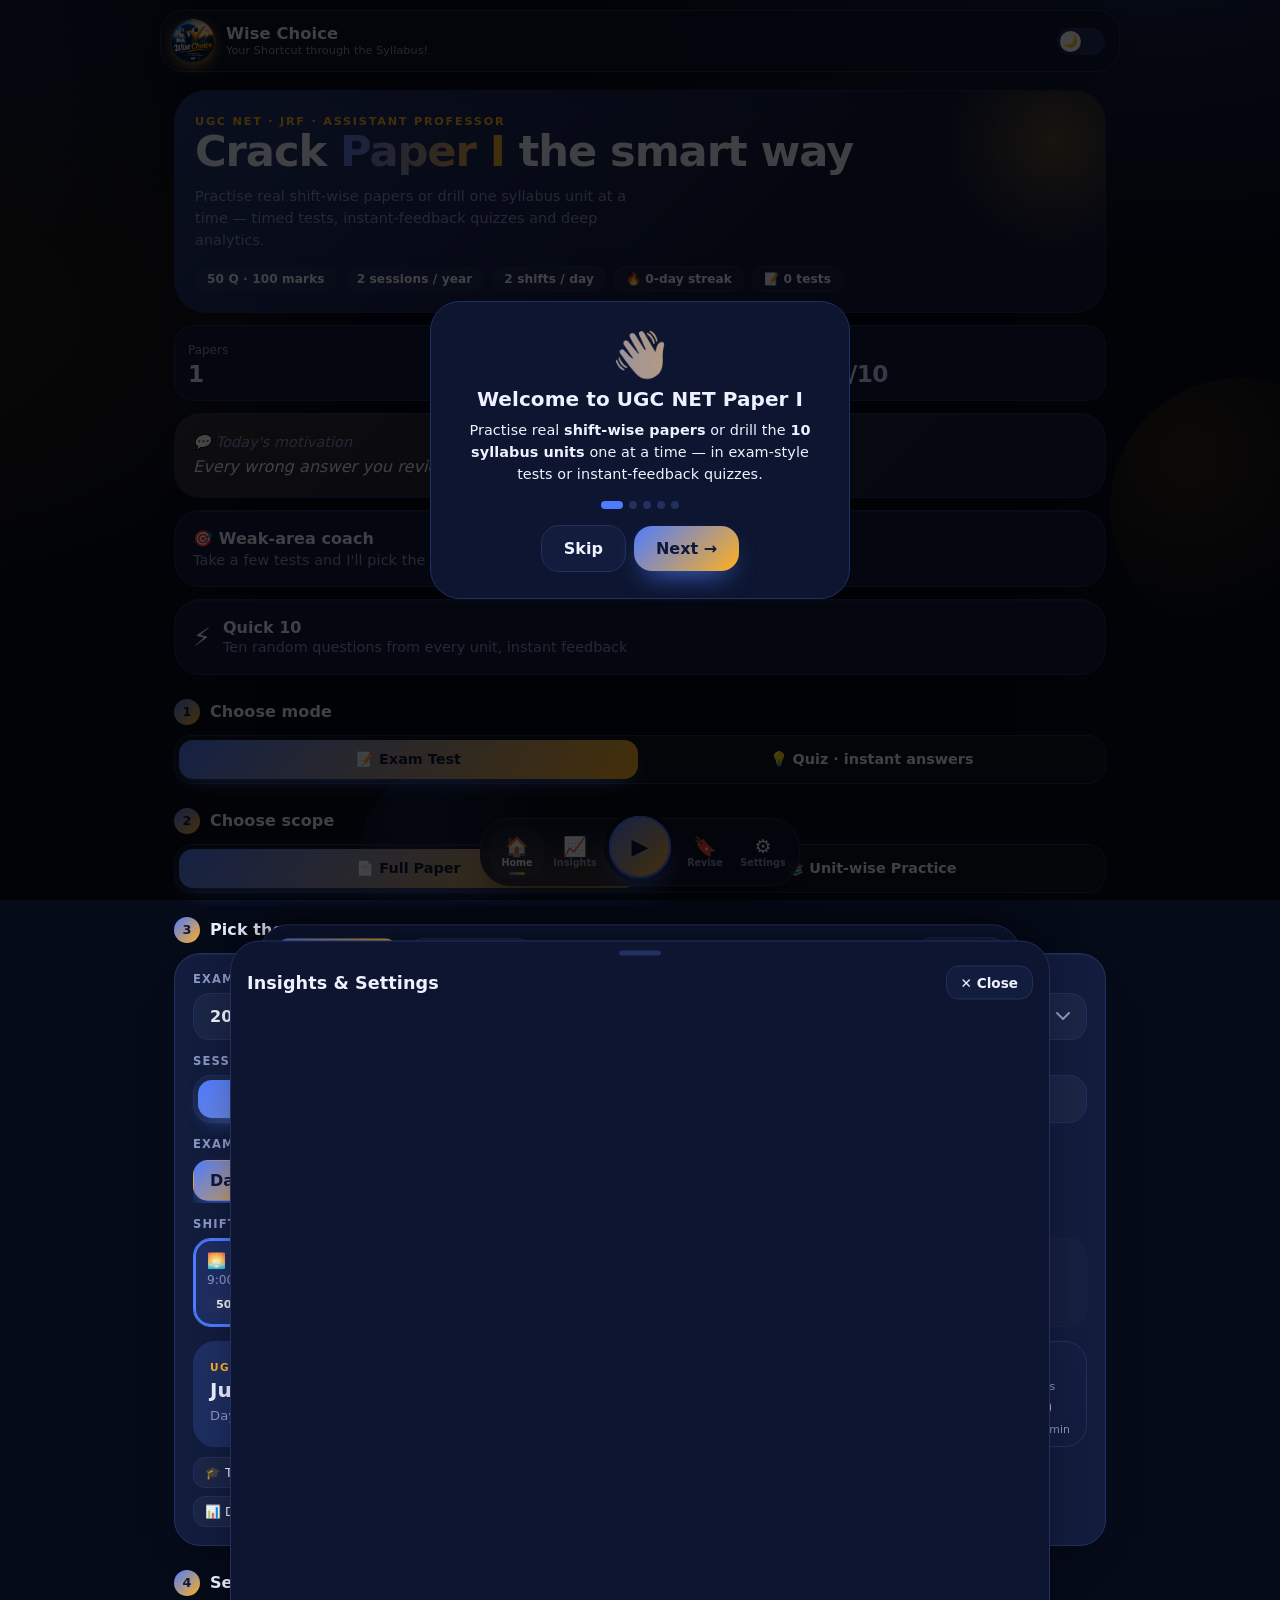
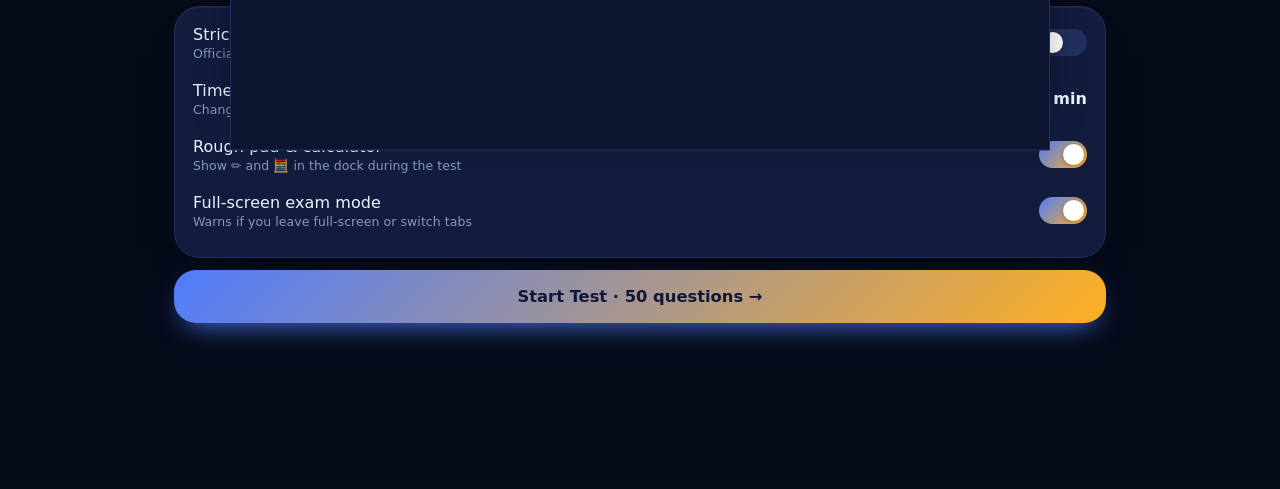
<file: index.html>
<!DOCTYPE html>
<html lang="en" data-theme="dark" data-pal="royal" data-motion="on">
<head>
<meta charset="UTF-8">
<meta name="viewport" content="width=device-width, initial-scale=1, viewport-fit=cover">
<meta name="theme-color" content="#060b1a">
<meta name="description" content="UGC NET JRF Paper I — practise real shift-wise papers and unit-wise questions with timed tests, instant feedback and analytics.">
<title>UGC NET JRF Paper I · Wise Choice</title>
<link rel="icon" type="image/png" href="logo.png">
<link rel="apple-touch-icon" href="logo.png">
<!-- =====================================================================
     index.html — the STUDENT site.
     Files it uses (all in the same folder):  style.css · config.js · papers.js · app.js
     Students can only READ questions here. Questions are added in admin.html.
     ===================================================================== -->
<link rel="stylesheet" href="style.css?v=5.0">
</head>
<body data-view="home">
<div class="bg"><i></i><i></i><i></i><i></i></div>

<!-- floating glass header island -->
<header>
  <span class="brand"><img class="mk" src="logo.png" alt="Wise Choice logo" width="44" height="44" onerror="this.style.display='none'"><span><b>Wise Choice</b><small>Your Shortcut through the Syllabus!</small></span></span>
  <button class="sw" id="tgl" data-act="theme" aria-label="Dark / light mode"><i></i></button>
</header>
<main id="app"></main>

<!-- question palette drawer -->
<div class="shade" id="shade" data-act="closegrid"></div>
<div id="drawer" role="dialog" aria-label="Question palette"></div>

<!-- insights / revision / settings sheet -->
<div class="shade" id="shade2" data-act="closesheet"></div>
<div id="sheet" aria-label="Insights, revision and settings">
  <div class="grab"></div>
  <div class="shead"><b>Insights &amp; Settings</b><button class="btn g s" data-act="closesheet">✕ Close</button></div>
  <div class="tabs" id="stabs"></div>
  <div id="sbody"></div>
</div>

<!-- rough pad + calculator -->
<div id="tools" aria-label="Rough work pad and calculator">
  <div class="thead">
    <div class="row"><button class="chip on" id="tabPad" data-act="ttab" data-v="pad">✏️ Rough pad</button><button class="chip" id="tabCalc" data-act="ttab" data-v="calc">🧮 Calculator</button></div>
    <button class="btn g s" data-act="toolsclose">✕ Close</button>
  </div>
  <div id="padWrap">
    <div class="ptools">
      <button class="dot on" data-pc="auto" data-act="padcol" data-v="auto" style="background:var(--tx)" aria-label="Default ink"></button>
      <button class="dot" data-pc="#ef4444" data-act="padcol" data-v="#ef4444" style="background:#ef4444" aria-label="Red"></button>
      <button class="dot" data-pc="#3b82f6" data-act="padcol" data-v="#3b82f6" style="background:#3b82f6" aria-label="Blue"></button>
      <button class="dot" data-pc="#10b981" data-act="padcol" data-v="#10b981" style="background:#10b981" aria-label="Green"></button>
      <button class="chip" id="bErase" data-act="paderase">🧽 Eraser</button>
      <button class="chip" data-act="padundo">↩ Undo</button>
      <button class="chip" data-act="padclear">Clear</button>
    </div>
    <canvas id="pad"></canvas>
  </div>
  <div id="calcWrap" style="display:none">
    <div class="cdisp"><small id="cexp"></small><b id="cval">0</b></div>
    <div class="ckeys" id="ckeys"></div>
  </div>
</div>

<input type="file" id="imp" accept=".json,application/json" style="display:none">

<!-- floating action dock: navigation on every screen, test tools during a test -->
<nav id="dock" data-mode="nav" aria-label="Quick actions">
  <button class="dk n" id="dHome" data-act="home" aria-label="Home"><i>🏠</i><span>Home</span></button>
  <button class="dk n" id="dIns"  data-act="sheet" data-v="all" aria-label="Insights"><i>📈</i><span>Insights</span></button>
  <button class="dk go n" data-act="go" aria-label="Start"><i>▶</i></button>
  <button class="dk n" id="dRev"  data-act="sheet" data-v="sav" aria-label="Revision"><i>🔖</i><span>Revise</span></button>
  <button class="dk n" id="dSet"  data-act="sheet" data-v="set" aria-label="Settings"><i>⚙️</i><span>Settings</span></button>

  <button class="dk t" id="bGrid" data-act="grid" aria-label="Question palette"><i>▦</i><span>Palette</span></button>
  <button class="dk t" id="bPad"  data-act="tools" data-v="pad" aria-label="Rough pad"><i>✏️</i><span>Pad</span></button>
  <button class="dk t" id="bCalc" data-act="tools" data-v="calc" aria-label="Calculator"><i>🧮</i><span>Calc</span></button>
  <button class="dk t" data-act="sheet" data-v="all" aria-label="Insights"><i>📈</i><span>Stats</span></button>
  <button class="dk t danger" id="bExit" data-act="exit" aria-label="Exit test"><i>✕</i><span>Exit</span></button>
</nav>

<!-- overlays -->
<div class="ov" id="pause"><div class="ovc">
  <div class="big">⏸</div><h2>Test paused</h2>
  <p class="mu" style="margin:6px 0 16px">The timer is stopped · <b id="pLeft"></b> left.<br>Questions are hidden while paused.</p>
  <div class="row" style="justify-content:center"><button class="btn" data-act="unpause">▶ Resume</button><button class="btn g" data-act="pauseexit">Save &amp; exit</button></div>
</div></div>
<div class="ov dim" id="warn"><div class="ovc">
  <div class="big">⚠️</div><h2>You left full-screen</h2>
  <p class="mu" style="margin:6px 0 16px">In the real exam this would be flagged. Your timer is still running.</p>
  <div class="row" style="justify-content:center"><button class="btn" data-act="fsback">Return to full-screen</button><button class="btn g" data-act="fsskip">Continue</button></div>
</div></div>
<div class="ov dim" id="tour"></div>
<canvas id="cf"></canvas><div id="toast"></div>

<!-- Self-check: if a file is missing or from an older version, say exactly which one (instead of a blank page) -->
<script>
(function () {
  var V = '5.0', bad = [];
  window.addEventListener('error', function (e) { if (!(e.target && e.target !== window)) bad.push(e.message); }, true);
  window.addEventListener('load', function () {
    setTimeout(function () {
      var css = (getComputedStyle(document.documentElement).getPropertyValue('--wc-v') || '').replace(/['"\s]/g, '');
      var rows = [
        ['style.css', css === V, css ? 'found version ' + css : 'not found'],
        ['config.js', window.WC_VERSION === V, window.WC_VERSION ? 'found version ' + window.WC_VERSION : 'not found'],
        ['papers.js', Array.isArray(window.WC_PAPERS), 'not found or broken'],
        ['app.js', window.__wcStarted === V, window.__wcStarted ? 'found version ' + window.__wcStarted : 'not found, or it stopped with an error']
      ], fails = rows.filter(function (r) { return !r[1]; });
      if (!fails.length) return;
      if (window.__wcStarted === V && fails.length === 1 && fails[0][0] === 'papers.js') return;   /* the app shows its own message for this */
      document.getElementById('app').innerHTML = '<div class="card" style="margin-top:20px"><h2>⚠️ Some site files are missing or out of date</h2>' +
        '<ul style="margin:10px 0 10px 4px;list-style:none;line-height:1.9">' + rows.map(function (r) { return '<li>' + (r[1] ? '✅' : '❌') + ' <b>' + r[0] + '</b>' + (r[1] ? '' : ' — ' + r[2]) + '</li>'; }).join('') + '</ul>' +
        (bad.length ? '<p class="mu">Error: ' + String(bad[0]).replace(/</g, '&lt;') + '</p>' : '') +
        '<p class="mu" style="margin-top:8px">The site owner needs to upload the ❌ files (from the latest set) into the same folder as index.html.</p>' +
        '<button class="btn" style="margin-top:12px" onclick="location.reload()">↻ Reload</button></div>';
    }, 1500);
  });
})();
</script>
<script src="config.js?v=5.0"></script>
<script src="papers.js"></script>
<script src="app.js?v=5.0"></script>
</body>
</html>
</file>
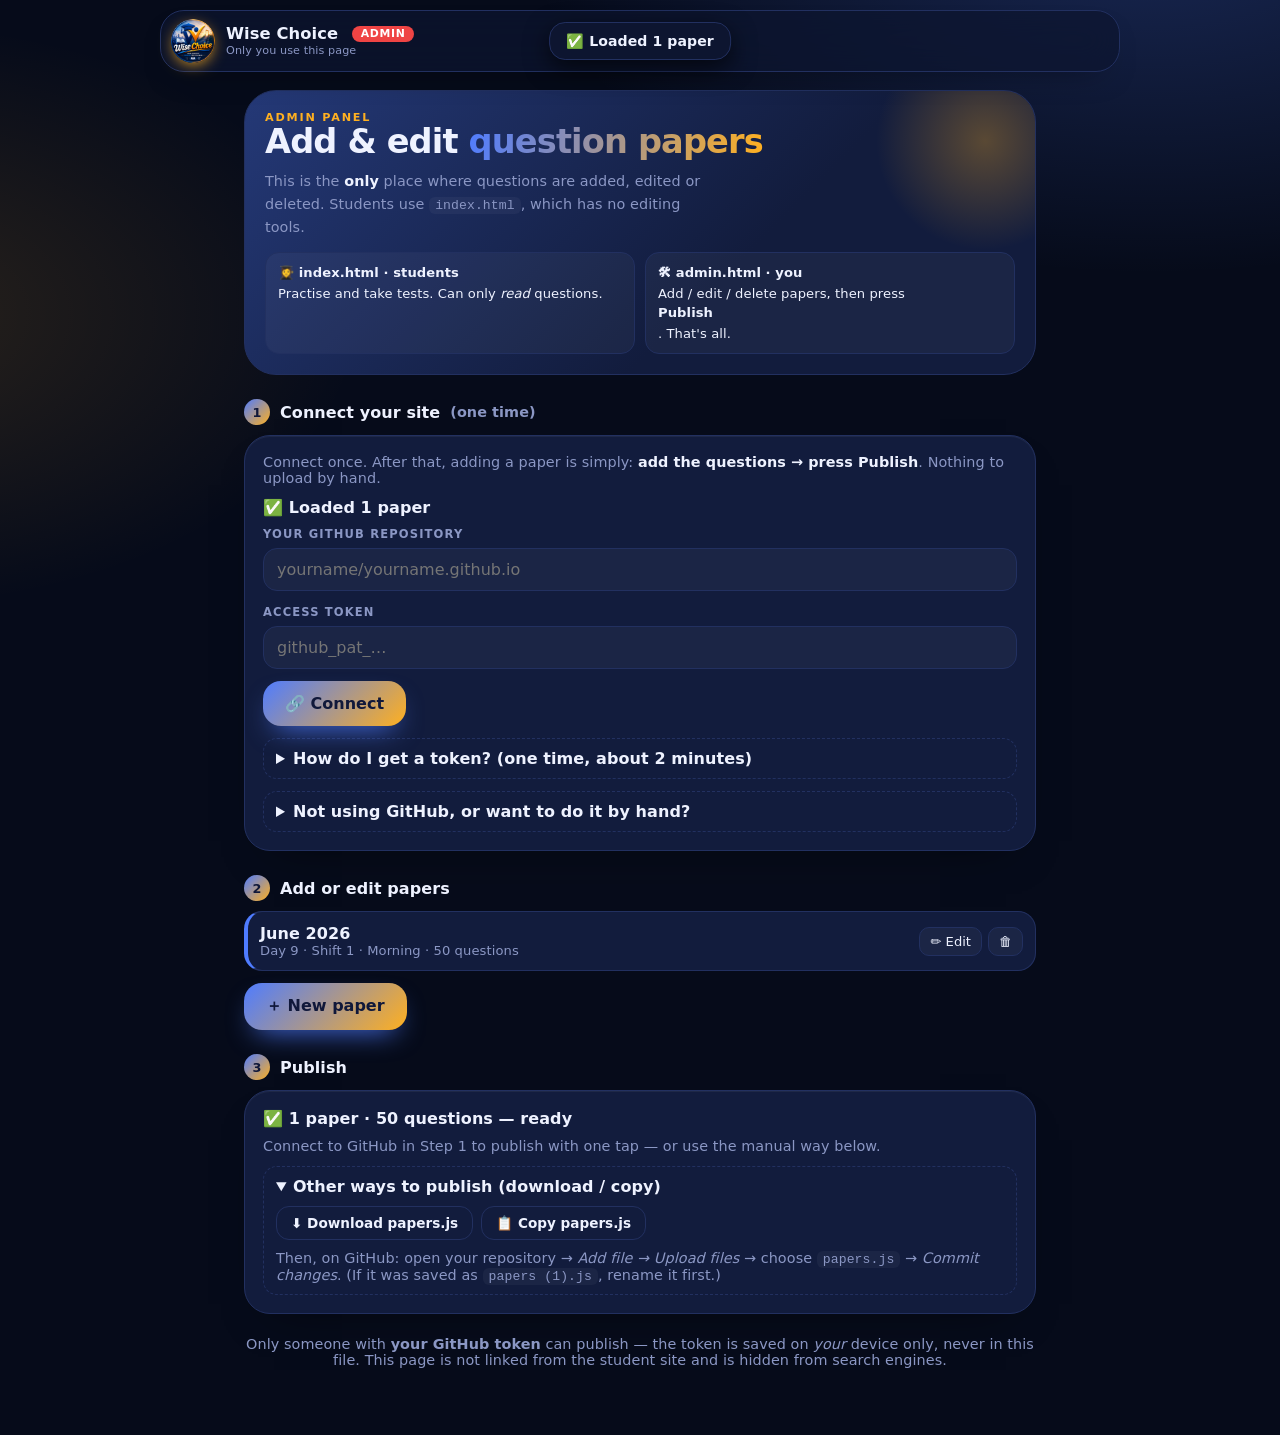
<file: admin.html>
<!DOCTYPE html>
<html lang="en" data-theme="dark" data-pal="royal" data-motion="on">
<head>
<meta charset="UTF-8">
<meta name="viewport" content="width=device-width, initial-scale=1, viewport-fit=cover">
<meta name="robots" content="noindex, nofollow">
<meta name="theme-color" content="#060b1a">
<title>ADMIN · Wise Choice</title>
<link rel="icon" type="image/png" href="logo.png">
<!-- =====================================================================
     admin.html — the ADMIN tool (for you only). Everything is inside this one file.
     This is the ONLY place where questions are added, edited or deleted.
     It cannot change your live site by itself: it creates a new  papers.js  that you upload.
     ===================================================================== -->
<style>
/* ===== UGC NET JRF Paper I · "Aurora" design ===== */
[data-theme=dark]{--bg:#060b1a;--bg2:#0d1530;--card:#121c3d;--tx:#eef2ff;--mu:#8b97c4;--bd:#223060;--gl:#ffffff0a;--sh:#000a}
[data-theme=light]{--bg:#f4f1ea;--bg2:#fffdf8;--card:#ffffff;--tx:#10183a;--mu:#5f6a96;--bd:#e2ddd0;--gl:#10183a08;--sh:#2a2a5040}
[data-pal=royal]{--a:#4f7cff;--b:#ffb020}
[data-pal=emerald]{--a:#1fbf8f;--b:#f2d04b}
[data-pal=sunset]{--a:#ff8a3d;--b:#f0486b}
[data-pal=violet]{--a:#8b6cff;--b:#ff7ac6}
[data-pal=rose]{--a:#f0567a;--b:#ffb36b}
html{font-size:var(--fs,16px)}
*{box-sizing:border-box;margin:0;font-family:system-ui,-apple-system,"Segoe UI",Roboto,"Helvetica Neue",sans-serif;-webkit-tap-highlight-color:transparent}
body{color:var(--tx);min-height:100vh;min-height:100dvh;overflow-x:hidden;transition:background .3s,color .3s;letter-spacing:.005em;
  background:radial-gradient(900px 520px at 90% -10%,color-mix(in srgb,var(--a) 26%,transparent),transparent 70%),radial-gradient(700px 420px at -10% 35%,color-mix(in srgb,var(--b) 14%,transparent),transparent 70%),var(--bg);background-attachment:fixed}
button{font:inherit;color:inherit;cursor:pointer}
b{font-weight:800}
.mu{color:var(--mu);font-size:.9rem}

/* decorative orbs */
.bg{position:fixed;inset:0;z-index:0;pointer-events:none;overflow:hidden}
[data-motion=off] .bg{display:none}
.bg i{position:absolute;border-radius:50%;opacity:.16;background:radial-gradient(circle at 30% 30%,var(--a),transparent 70%);animation:drift 24s ease-in-out infinite alternate}
.bg i:nth-child(1){width:320px;height:320px;top:-70px;left:-80px}
.bg i:nth-child(2){width:260px;height:260px;top:42%;right:-90px;background:radial-gradient(circle at 30% 30%,var(--b),transparent 70%);animation-duration:30s;animation-delay:-8s}
.bg i:nth-child(3){width:200px;height:200px;bottom:-60px;left:28%;animation-duration:26s;animation-delay:-14s}
.bg i:nth-child(4){width:90px;height:90px;top:20%;left:62%;background:radial-gradient(circle,var(--b),transparent 70%);animation-duration:19s}
@keyframes drift{to{transform:translate3d(50px,-60px,0) scale(1.2)}}

/* floating header island */
header{position:sticky;top:10px;z-index:20;display:flex;justify-content:space-between;align-items:center;gap:10px;width:calc(100% - 24px);max-width:960px;margin:calc(10px + env(safe-area-inset-top)) auto 0;padding:8px 14px 8px 10px;border-radius:24px;border:1px solid var(--bd);background:color-mix(in srgb,var(--bg2) 72%,transparent);backdrop-filter:blur(18px);-webkit-backdrop-filter:blur(18px);box-shadow:0 14px 34px -22px var(--sh)}
body[data-view=test] header{display:none}
.brand{display:flex;align-items:center;gap:11px;min-width:0}
.brand img.mk{width:44px;height:44px;border-radius:50%;object-fit:cover;box-shadow:0 4px 16px -4px var(--b);flex:none}
.brand b{display:block;font-size:1.02rem;line-height:1.1}
.brand small{display:block;color:var(--mu);font-size:.7rem;margin-top:2px}
main{position:relative;z-index:1;max-width:960px;margin:0 auto;padding:18px 14px 150px}
main.in{animation:in .4s cubic-bezier(.2,.8,.2,1)}
@keyframes in{from{opacity:0;transform:translateY(16px)}}
h1{font-size:clamp(1.7rem,6.4vw,2.7rem);line-height:1.08;letter-spacing:-.025em;font-weight:900}
h2{font-size:1.05rem;font-weight:800}
.grad{background:linear-gradient(100deg,var(--a),var(--b));-webkit-background-clip:text;background-clip:text;color:transparent}

/* switch */
.sw{width:48px;height:27px;border-radius:20px;border:0;background:var(--bd);position:relative;flex:none;transition:background .25s}
.sw i{position:absolute;top:3px;left:3px;width:21px;height:21px;border-radius:50%;background:#fff;display:grid;place-items:center;font-size:12px;font-style:normal;transition:transform .25s;box-shadow:0 1px 4px #0004}
.sw.on,[data-theme=light] #tgl{background:linear-gradient(135deg,var(--a),var(--b))}
.sw.on i,[data-theme=light] #tgl i{transform:translateX(21px)}
#tgl i::before{content:"🌙"}[data-theme=light] #tgl i::before{content:"☀️"}

/* surfaces */
.card{background:var(--card);border:1px solid var(--bd);border-radius:26px;padding:18px;margin-bottom:12px;box-shadow:0 1px 0 #ffffff0d inset,0 20px 44px -30px var(--sh)}
.hero{position:relative;overflow:hidden;border-radius:32px;padding:24px 20px 20px;margin-bottom:12px;border:1px solid var(--bd);background:linear-gradient(135deg,color-mix(in srgb,var(--a) 30%,var(--card)),var(--card) 62%)}
.hero::after{content:"";position:absolute;right:-60px;top:-60px;width:220px;height:220px;border-radius:50%;background:radial-gradient(circle,color-mix(in srgb,var(--b) 55%,transparent),transparent 70%);opacity:.55;pointer-events:none}
.kick{font-size:.7rem;font-weight:800;letter-spacing:.16em;text-transform:uppercase;color:var(--b)}
.hero p{margin:10px 0 14px;max-width:48ch;line-height:1.55;position:relative}
.hero h1,.hero .kick,.hero .row{position:relative;z-index:1}
.pill{display:inline-block;font-size:.76rem;font-weight:800;padding:5px 11px;border-radius:12px;background:var(--gl);border:1px solid var(--bd)}
.bento{display:grid;grid-template-columns:repeat(3,1fr);gap:10px;margin-bottom:12px}
.stats{display:grid;grid-template-columns:repeat(2,1fr);gap:10px;margin-bottom:12px}
.stat{background:var(--card);border:1px solid var(--bd);border-radius:20px;padding:13px}
.stat .mu{font-size:.74rem}
.stat b{display:block;font-size:1.45rem;margin-top:2px;letter-spacing:-.02em;background:linear-gradient(120deg,var(--tx),var(--a));-webkit-background-clip:text;background-clip:text;color:transparent}
.quote{background:linear-gradient(135deg,color-mix(in srgb,var(--b) 14%,var(--card)),var(--card));font-style:italic}
.quote p{margin-top:4px;line-height:1.5}
.hint{display:flex;justify-content:space-between;align-items:center;gap:10px}
.quick{display:flex;align-items:center;gap:12px;text-align:left;width:100%;cursor:pointer;font:inherit}
.quick i{font-style:normal;font-size:1.6rem}
.note{font-size:.8rem;padding:9px 12px;border-radius:14px;background:var(--card);border:1px dashed var(--bd);margin-top:14px;color:var(--mu)}
.tag{font-size:.72rem;padding:2px 9px;border-radius:10px;background:var(--bd);color:var(--mu);white-space:nowrap}

/* build-your-session steps */
.step{display:flex;align-items:center;gap:10px;margin:24px 0 10px;font-weight:800}
.step i{font-style:normal;width:26px;height:26px;border-radius:50%;display:grid;place-items:center;font-size:.8rem;color:#10183a;background:linear-gradient(135deg,var(--a),var(--b))}
.lbl{font-size:.72rem;font-weight:800;letter-spacing:.1em;text-transform:uppercase;color:var(--mu);margin:14px 0 7px}
.lbl:first-child{margin-top:0}
.seg{display:flex;gap:4px;padding:4px;border-radius:18px;background:var(--gl);border:1px solid var(--bd)}
.seg button{flex:1;border:0;background:transparent;padding:11px 8px;border-radius:14px;font-weight:700;font-size:.9rem;transition:.2s}
.seg button.on{background:linear-gradient(135deg,var(--a),var(--b));color:#10183a;box-shadow:0 8px 20px -10px var(--a)}
.seg button:disabled{opacity:.35}
.hscroll{display:flex;gap:8px;overflow-x:auto;scrollbar-width:none;padding:2px 0}
.hscroll::-webkit-scrollbar{display:none}
.hscroll .chip{flex:none;white-space:nowrap}
.chips{display:flex;flex-wrap:wrap;gap:8px}
.chip{padding:10px 16px;border-radius:15px;border:1px solid var(--bd);background:var(--card);font-weight:700;transition:transform .15s}
.chip:active{transform:scale(.94)}
.chip.on{background:linear-gradient(135deg,var(--a),var(--b));color:#10183a;font-weight:800;border-color:transparent;box-shadow:0 8px 20px -8px var(--a)}
.chip:disabled{opacity:.35}
.shifts{display:grid;grid-template-columns:1fr 1fr;gap:10px}
.shift{display:flex;flex-direction:column;gap:3px;text-align:left;padding:13px;border-radius:18px;border:1px solid var(--bd);background:var(--gl);transition:.2s;position:relative}
.shift b{font-size:.95rem}.shift small{color:var(--mu);font-size:.76rem}
.shift .sq{align-self:flex-start;margin-top:6px;font-size:.7rem;font-weight:800;padding:2px 9px;border-radius:9px;background:var(--bd)}
.shift.on{border-color:var(--a);background:color-mix(in srgb,var(--a) 18%,var(--card));box-shadow:0 0 0 2px var(--a) inset}
.shift:disabled{opacity:.35}

/* paper ticket */
.ticket{display:flex;align-items:stretch;border-radius:22px;overflow:hidden;border:1px solid var(--bd);margin-top:14px;background:linear-gradient(135deg,color-mix(in srgb,var(--a) 20%,var(--card)),var(--card))}
.ticket>div:first-child{flex:1;padding:14px 16px}
.ticket small{font-size:.66rem;font-weight:800;letter-spacing:.14em;text-transform:uppercase;color:var(--b)}
.ticket b{display:block;font-size:1.25rem;margin:3px 0}
.ticket span{font-size:.82rem;color:var(--mu)}
.ticket .tr{display:grid;gap:2px;place-content:center;text-align:center;padding:10px 16px;border-left:2px dashed var(--bd);min-width:96px}
.ticket .tr b{font-size:1.4rem;margin:0}
.ticket .tr span{font-size:.68rem}

/* unit grid */
.tgrid{display:flex;flex-wrap:wrap;gap:8px;margin-top:10px}
.tgrid .tag{display:flex;align-items:center;gap:6px;padding:7px 11px;border-radius:12px;font-size:.78rem;background:var(--gl);color:var(--tx);border:1px solid var(--bd)}
.units{display:grid;grid-template-columns:repeat(2,1fr);gap:10px;margin-top:10px}
@media(min-width:620px){.units{grid-template-columns:repeat(3,1fr)}.bento{gap:12px}}
.unit{position:relative;display:flex;flex-direction:column;gap:6px;text-align:left;padding:13px;border-radius:20px;border:1px solid var(--bd);background:var(--gl);min-height:98px;transition:.2s}
.unit .ui{font-size:1.4rem;line-height:1}
.unit .un{font-size:.82rem;font-weight:800;line-height:1.2}
.unit .um{font-size:.68rem;color:var(--mu);font-weight:700;letter-spacing:.06em;text-transform:uppercase}
.unit .cn{position:absolute;right:10px;top:10px;min-width:26px;padding:2px 8px;border-radius:10px;background:var(--bd);font-size:.75rem;font-weight:800;text-align:center}
.unit.on{border-color:var(--a);background:color-mix(in srgb,var(--a) 20%,var(--card));box-shadow:0 0 0 2px var(--a) inset}
.unit:disabled{opacity:.35}
.mdot{display:inline-block;width:8px;height:8px;border-radius:50%;margin-left:5px;vertical-align:middle}
.mu .mdot{margin:0 2px 0 8px}
.line{display:flex;justify-content:space-between;align-items:center;gap:12px;padding:10px 0}
.line small{display:block;color:var(--mu);font-size:.78rem;margin-top:2px}
.row{display:flex;gap:8px;flex-wrap:wrap;align-items:center}
input[type=number]{width:76px;padding:8px;border-radius:12px;border:1px solid var(--bd);background:var(--bg);color:var(--tx)}

/* buttons */
.btn{border:0;padding:13px 22px;border-radius:18px;font-weight:800;color:#10183a;background:linear-gradient(135deg,var(--a),var(--b));box-shadow:0 12px 28px -12px var(--a);transition:transform .15s}
.btn:active{transform:scale(.95)}
.btn.g{color:var(--tx);background:var(--card);border:1px solid var(--bd);box-shadow:none}
.btn.s{padding:8px 14px;font-size:.85rem;border-radius:13px}
.btn.cta{width:100%;padding:17px;font-size:1.02rem;border-radius:22px}
.sel:focus,.btn:focus-visible,.chip:focus-visible,.opt:focus-visible,.unit:focus-visible,.shift:focus-visible{outline:2px solid var(--a);outline-offset:2px}

/* floating dock */
#dock{position:fixed;left:50%;bottom:calc(14px + env(safe-area-inset-bottom));transform:translateX(-50%);z-index:30;display:flex;align-items:flex-end;gap:2px;padding:7px 8px;border-radius:30px;border:1px solid var(--bd);background:color-mix(in srgb,var(--bg2) 80%,transparent);backdrop-filter:blur(20px);-webkit-backdrop-filter:blur(20px);box-shadow:0 18px 40px -14px var(--sh);max-width:calc(100% - 16px)}
.dk{position:relative;width:56px;height:52px;border:0;border-radius:20px;background:transparent;display:flex;flex-direction:column;align-items:center;justify-content:center;gap:1px;transition:transform .2s,background .2s}
.dk i{font-style:normal;font-size:19px;line-height:1}
.dk span{font-size:.6rem;font-weight:700;color:var(--mu)}
.dk:active{transform:scale(.88)}
.dk.on{background:var(--gl)}.dk.on span{color:var(--tx)}
.dk.on::after{content:"";position:absolute;bottom:3px;width:16px;height:3px;border-radius:3px;background:linear-gradient(90deg,var(--a),var(--b))}
.dk.go{width:62px;height:62px;margin:-22px 4px 0;border-radius:50%;background:linear-gradient(135deg,var(--a),var(--b));box-shadow:0 12px 26px -8px var(--a),0 0 0 5px color-mix(in srgb,var(--bg) 85%,transparent)}
.dk.go i{font-size:22px;color:#10183a}
.dk.go::after{content:"";position:absolute;inset:0;border-radius:50%;border:2px solid var(--a);animation:ring 2.6s ease-out infinite;pointer-events:none}
[data-motion=off] .dk.go::after{display:none}
@keyframes ring{from{transform:scale(1);opacity:.7}to{transform:scale(1.55);opacity:0}}
.dk.danger i{color:#ef4444}
#dock[data-mode=nav] .t{display:none}
#dock[data-mode=test] .n{display:none}
#dock[data-mode=test] .dk{width:54px}

/* shades, drawer, sheet */
.shade{position:fixed;inset:0;background:#0008;z-index:40;display:none}
.shade.show{display:block}
#shade2{z-index:60}
#drawer{position:fixed;top:0;right:0;height:100%;width:300px;max-width:86vw;z-index:50;background:var(--bg2);border-left:1px solid var(--bd);border-radius:26px 0 0 26px;padding:20px;padding-top:calc(20px + env(safe-area-inset-top));overflow:auto;transform:translateX(105%);transition:transform .32s cubic-bezier(.2,.8,.2,1)}
#drawer.show{transform:none}
#sheet{position:fixed;left:0;right:0;bottom:0;height:90vh;height:90dvh;max-width:820px;margin:0 auto;z-index:70;background:var(--bg2);border:1px solid var(--bd);border-radius:30px 30px 0 0;display:flex;flex-direction:column;transform:translateY(105%);transition:transform .34s cubic-bezier(.2,.8,.2,1);box-shadow:0 -20px 50px -20px var(--sh)}
#sheet.show{transform:none}
.grab{width:42px;height:5px;border-radius:5px;background:var(--bd);margin:9px auto 0}
.shead{display:flex;justify-content:space-between;align-items:center;padding:10px 16px 4px}
.shead b{font-size:1.1rem}
.tabs{display:flex;gap:8px;overflow-x:auto;padding:6px 16px 10px;scrollbar-width:none}
.tabs::-webkit-scrollbar{display:none}
.tabs .chip{white-space:nowrap;padding:8px 14px;font-size:.86rem;flex:none}
#sbody{flex:1;overflow:auto;padding:4px 16px calc(28px + env(safe-area-inset-bottom))}
.sec{font-weight:800;font-size:.76rem;letter-spacing:.08em;text-transform:uppercase;color:var(--mu);margin:18px 0 8px}
.empty{text-align:center;padding:40px 10px;color:var(--mu)}.empty b{display:block;font-size:2.2rem;margin-bottom:6px}
.bar{height:7px;border-radius:7px;background:var(--bd);overflow:hidden;margin:8px 0 12px}
.bar i{display:block;height:100%;background:linear-gradient(90deg,var(--a),var(--b));transition:width .3s}
.strip{display:flex;flex-wrap:wrap;gap:5px;margin-bottom:12px}
.strip span{min-width:27px;height:27px;border-radius:9px;font-size:.7rem;display:grid;place-items:center;color:#fff;font-weight:700;padding:0 3px}
.cnum{display:flex;flex-wrap:wrap;gap:5px;margin-top:6px}
.cnum span{min-width:26px;height:24px;padding:0 6px;border-radius:8px;display:grid;place-items:center;font-size:.72rem;font-weight:700;color:#fff}
.mtx{display:grid;grid-template-columns:1.4fr repeat(3,1fr);gap:6px;font-size:.85rem;text-align:center;align-items:center}
.mtx b{font-size:.75rem;color:var(--mu)}.mtx .l{text-align:left;font-weight:700}
.legend{display:flex;align-items:center;gap:4px;justify-content:flex-end;font-size:.72rem;color:var(--mu);margin-top:6px}
.legend i{width:12px;height:12px;border-radius:3px;display:inline-block;background:var(--a)}
.codes{display:flex;flex-wrap:wrap;gap:4px 10px;font-size:.68rem;color:var(--mu);margin-top:6px}.codes b{color:var(--tx)}
.dot{width:28px;height:28px;border-radius:50%;border:2px solid var(--bg2);box-shadow:0 0 0 1px var(--bd)}
.dot.on{box-shadow:0 0 0 3px var(--tx)}

/* test screen */
.cap{position:sticky;top:calc(10px + env(safe-area-inset-top));z-index:15;display:flex;align-items:center;justify-content:space-between;gap:8px;padding:8px 10px 8px 16px;margin-bottom:10px;border-radius:22px;border:1px solid var(--bd);background:color-mix(in srgb,var(--bg2) 78%,transparent);backdrop-filter:blur(18px);-webkit-backdrop-filter:blur(18px);box-shadow:0 14px 30px -20px var(--sh)}
.cq b{font-size:1.05rem}.cq span{color:var(--mu);font-size:.8rem;margin-left:6px}
.cap .row{flex-wrap:nowrap}
.timer{font-weight:800;padding:7px 14px;border-radius:14px;background:var(--gl);border:1px solid var(--bd);font-variant-numeric:tabular-nums}
.timer.low{color:#ef4444}
.sm{margin-bottom:14px}.sm .chip{padding:6px 12px;font-size:.85rem}
.tscroll{flex-wrap:nowrap;overflow-x:auto;scrollbar-width:none;padding-bottom:2px}
.tscroll::-webkit-scrollbar{display:none}
.tscroll .chip{flex:none;white-space:nowrap}
.qt{display:block;font-size:1.14rem;line-height:1.55;font-weight:700}
.psg{margin:10px 0 4px;padding:12px 14px;border-radius:16px;background:var(--gl);border:1px solid var(--bd);line-height:1.6;font-size:.95rem}
.psg table{border-collapse:collapse;width:100%;font-size:.9rem}
.psg th,.psg td{border:1px solid var(--bd);padding:6px 10px;text-align:center}
.psg th{background:var(--gl)}
.opt{display:flex;align-items:center;gap:12px;width:100%;text-align:left;padding:13px 14px;margin-top:10px;border-radius:18px;border:1px solid var(--bd);background:var(--gl);transition:transform .15s,background .2s}
.opt .ol{flex:none;width:30px;height:30px;border-radius:10px;display:grid;place-items:center;font-weight:900;font-size:.85rem;background:var(--bd)}
.opt .ot{flex:1;line-height:1.4}
button.opt:active{transform:scale(.98)}
.opt.sel{background:linear-gradient(135deg,var(--a),var(--b));color:#10183a;border-color:transparent;font-weight:700}
.opt.sel .ol{background:#10183a22}
.opt.ok{background:#10b98126;border-color:#10b981}.opt.ok .ol{background:#10b981;color:#fff}
.opt.bad{background:#ef444426;border-color:#ef4444}.opt.bad .ol{background:#ef4444;color:#fff}
.expl{margin-top:12px;padding:12px 14px;border-radius:16px;background:var(--gl);border:1px solid var(--bd);line-height:1.55;font-size:.95rem;animation:in .25s}
.flags{display:flex;flex-wrap:wrap;align-items:center;gap:6px;margin-top:14px}
.flags .chip{padding:6px 12px;font-size:.82rem}
.grid{display:grid;grid-template-columns:repeat(5,1fr);gap:8px;margin:14px 0}
.qn{aspect-ratio:1;border-radius:13px;border:1px solid var(--bd);background:var(--card);font-weight:800}
.qn.ans{background:#10b981;color:#fff;border-color:#10b981}.qn.mk{background:#f59e0b;color:#fff;border-color:#f59e0b}.qn.cur{outline:3px solid var(--a)}
.qn.ok{background:#10b981;color:#fff;border-color:#10b981}.qn.bad{background:#ef4444;color:#fff;border-color:#ef4444}
.big{font-size:2.8rem;font-weight:900;background:linear-gradient(90deg,var(--a),var(--b));-webkit-background-clip:text;background-clip:text;color:transparent}
.actions{display:flex;gap:8px;align-items:center}

/* result */
.res{text-align:center;padding:24px 16px 20px;background:linear-gradient(180deg,color-mix(in srgb,var(--a) 16%,var(--card)),var(--card))}
.ringw{position:relative;width:200px;height:200px;margin:2px auto 10px}
.ringw svg{width:100%;height:100%;transform:rotate(-90deg);overflow:visible}
.ringw .t{fill:none;stroke:var(--bd);stroke-width:9}
.ringw .f{fill:none;stroke:url(#rg);stroke-width:9;stroke-linecap:round;stroke-dasharray:326.7;stroke-dashoffset:326.7;animation:rg 1.7s cubic-bezier(.2,.8,.2,1) .15s forwards;filter:drop-shadow(0 0 7px var(--a))}
@keyframes rg{to{stroke-dashoffset:var(--o)}}
.ringc{position:absolute;inset:0;display:grid;place-content:center;gap:2px}
.ringc b{font-size:2.5rem;line-height:1;letter-spacing:-.03em}
.ringc small{color:var(--mu);font-size:.85rem}
.res h3{font-size:1.25rem;margin-bottom:4px}
.rp{display:flex;gap:8px;justify-content:center;flex-wrap:wrap;margin:12px 0 6px}
.rp span{padding:5px 12px;border-radius:12px;background:var(--gl);border:1px solid var(--bd);font-size:.82rem;font-weight:700}
#cf{position:fixed;inset:0;width:100%;height:100%;pointer-events:none;z-index:120}

/* overlays */
.ov{position:fixed;inset:0;z-index:90;background:var(--bg);display:none;place-items:center;padding:20px}
.ov.show{display:grid}
.ov.dim{background:#000b;z-index:95}
#tour{z-index:100}
.ovc{max-width:420px;width:100%;text-align:center;background:var(--bg2);border:1px solid var(--bd);border-radius:30px;padding:26px}
.ovc h2{margin:6px 0 8px;font-size:1.25rem}.ovc p{line-height:1.55}
.dots{display:flex;justify-content:center;gap:6px;margin:16px 0}
.dots i{width:8px;height:8px;border-radius:50%;background:var(--bd)}
.dots i.on{background:var(--a);width:22px;border-radius:6px}
#toast{position:fixed;left:50%;top:calc(22px + env(safe-area-inset-top));transform:translate(-50%,-20px);z-index:110;background:var(--bg2);color:var(--tx);border:1px solid var(--bd);padding:10px 16px;border-radius:16px;font-size:.88rem;font-weight:700;opacity:0;pointer-events:none;transition:.25s;max-width:90vw;box-shadow:0 8px 24px var(--sh)}
#toast.show{opacity:1;transform:translate(-50%,0)}

/* rough pad + calculator */
#tools{position:fixed;left:0;right:0;bottom:0;height:54vh;height:54dvh;max-width:760px;margin:0 auto;z-index:35;background:var(--bg2);border:1px solid var(--bd);border-radius:28px 28px 0 0;display:flex;flex-direction:column;transform:translateY(105%);transition:transform .3s cubic-bezier(.2,.8,.2,1);box-shadow:0 -14px 36px -14px var(--sh)}
#tools.show{transform:none}
.thead{display:flex;justify-content:space-between;align-items:center;padding:12px 14px 6px;gap:8px}
.thead .chip{padding:7px 12px;font-size:.85rem}
#padWrap{flex:1;display:flex;flex-direction:column;min-height:0;padding:0 12px calc(12px + env(safe-area-inset-bottom))}
.ptools{display:flex;gap:8px;align-items:center;flex-wrap:wrap;margin-bottom:8px}
.ptools .chip{padding:5px 11px;font-size:.8rem}.ptools .dot{width:24px;height:24px}
#pad{flex:1;min-height:0;width:100%;border-radius:16px;border:1px dashed var(--bd);background:var(--card);touch-action:none;cursor:crosshair}
#calcWrap{flex:1;min-height:0;display:flex;flex-direction:column;padding:0 12px calc(12px + env(safe-area-inset-bottom))}
.cdisp{background:var(--card);border:1px solid var(--bd);border-radius:16px;padding:8px 14px;text-align:right;margin-bottom:8px}
.cdisp small{display:block;min-height:1em;color:var(--mu);font-size:.8rem}
.cdisp b{font-size:1.7rem;font-variant-numeric:tabular-nums;word-break:break-all}
.ckeys{flex:1;min-height:0;display:grid;grid-template-columns:repeat(4,1fr);grid-template-rows:repeat(5,1fr);gap:6px}
.ckeys button{border-radius:14px;border:1px solid var(--bd);background:var(--card);font-size:1.15rem;font-weight:700;min-height:0}
.ckeys button:active{transform:scale(.94)}
.ckeys .op{background:var(--bd)}
.ckeys .eq{background:linear-gradient(135deg,var(--a),var(--b));color:#10183a;border:0}

@media(min-width:760px){.shifts{gap:14px}.units{gap:12px}}
@media(prefers-reduced-motion:reduce){*{animation:none!important;transition:none!important}.ringw .f{stroke-dashoffset:var(--o)}}


/* ---- dropdown (year / day pickers) ---- */
.dd{width:100%;appearance:none;-webkit-appearance:none;font:inherit;font-weight:700;color:var(--tx);padding:13px 44px 13px 16px;border-radius:16px;border:1px solid var(--bd);background-color:var(--gl);
  background-image:url("data:image/svg+xml,%3Csvg xmlns='http://www.w3.org/2000/svg' width='14' height='9' viewBox='0 0 14 9'%3E%3Cpath d='M1 1l6 6 6-6' fill='none' stroke='%238b97c4' stroke-width='2' stroke-linecap='round' stroke-linejoin='round'/%3E%3C/svg%3E");
  background-repeat:no-repeat;background-position:right 16px center;cursor:pointer;transition:border-color .2s,box-shadow .2s}
.dd:hover{border-color:var(--a)}
.dd:focus-visible{outline:2px solid var(--a);outline-offset:2px}
[data-theme=dark] .dd{color-scheme:dark}[data-theme=light] .dd{color-scheme:light}
.dd option{color:var(--tx);background:var(--card)}

main{max-width:820px;padding-bottom:70px}
.badge{display:inline-block;margin-left:8px;padding:2px 9px;border-radius:999px;background:#ef4444;color:#fff;font-size:.68rem;font-weight:800;letter-spacing:.06em;vertical-align:middle}
.g2{display:grid;grid-template-columns:1fr 1fr;gap:12px}
.g2 .dd{padding:13px 34px 13px 12px;font-size:.92rem;background-position:right 12px center}
.in{width:100%;font:inherit;color:var(--tx);background:var(--gl);border:1px solid var(--bd);border-radius:14px;padding:11px 13px;resize:vertical}
.in:focus{outline:2px solid var(--a);outline-offset:1px}
textarea.in{min-height:84px;line-height:1.45}
textarea.mono{font-family:ui-monospace,Menlo,Consolas,monospace;font-size:.82rem;white-space:pre}
.orow{display:flex;gap:8px;align-items:center;margin-bottom:8px}
.ob{flex:none;width:42px;height:42px;border-radius:50%;border:1px solid var(--bd);background:var(--card);font-weight:800;color:var(--tx)}
.ob.on{background:linear-gradient(135deg,var(--a),var(--b));color:#10183a;border-color:transparent;box-shadow:0 8px 20px -8px var(--a)}
.tabbody{margin-top:14px}
details.more{margin-top:12px;border:1px dashed var(--bd);border-radius:14px;padding:10px 12px}
details.more summary{cursor:pointer;font-weight:700}
.msg{margin-top:10px;font-size:.86rem;line-height:1.5}
.msg.ok{color:#10b981}.msg.bad{color:#f59e0b}
.sum{display:flex;flex-wrap:wrap;gap:8px;margin-bottom:12px}
.sum .tag{display:flex;gap:6px;align-items:center;padding:6px 10px;font-size:.78rem;background:var(--gl);color:var(--tx);border:1px solid var(--bd);border-radius:12px}
.sum .tag.full{border-color:#10b981}.sum .tag.over{border-color:#f59e0b}
.qi,.pi{display:flex;gap:10px;align-items:flex-start;background:var(--card);border:1px solid var(--bd);border-left:4px solid #10b981;border-radius:18px;padding:12px;margin-bottom:8px}
.qi.bad{border-left-color:#f59e0b}
.pi{align-items:center;border-left-color:var(--a)}
.qi .n{flex:none;min-width:30px;font-weight:800;color:var(--mu)}
.qi .b,.pi .b{flex:1;min-width:0}
.qi .t{font-size:.9rem;line-height:1.4;word-break:break-word}
.qi .w{margin-top:5px;font-size:.78rem;color:#f59e0b;font-weight:700}
.qi .a{margin-top:3px;font-size:.78rem;color:var(--mu)}
.x{display:flex;flex-direction:column;gap:6px}.pi .x{flex-direction:row}
.iconb{border:1px solid var(--bd);background:var(--gl);border-radius:10px;padding:6px 10px;font-size:.82rem;color:var(--tx)}
.steps{margin:10px 0 0 20px;line-height:1.75}
code{font-family:ui-monospace,Menlo,Consolas,monospace;font-size:.82rem;background:var(--gl);padding:1px 6px;border-radius:6px;white-space:nowrap}
.okline{display:flex;gap:8px;align-items:center;font-weight:700}
.btn[disabled]{opacity:.4;cursor:not-allowed}
.sep{height:1px;background:var(--bd);margin:16px 0}
.role{display:grid;grid-template-columns:1fr 1fr;gap:10px;margin-top:14px}
.role div{padding:10px 12px;border-radius:14px;background:var(--gl);border:1px solid var(--bd);font-size:.82rem;line-height:1.45}
.role b{display:block;margin-bottom:2px;color:var(--tx)}
@media(max-width:420px){.g2{gap:8px}.role{grid-template-columns:1fr}}
</style>
<script>
/* =====================================================================
   config.js — exam rules, the 10 syllabus units, shift timings, quotes.
   You rarely need to edit this file.
   (The list of papers lives in  data/papers.js .)
   ===================================================================== */

window.RULES = {
  examName: 'UGC NET JRF',
  paperName: 'Paper I',
  fullMinutes: 60,      // default time for a full Paper-I test (editable in Settings)
  marks: 2,             // marks per correct answer (50 questions x 2 = 100)
  negative: 0,          // official exam: no negative marking
  negMarks: 0.5,        // marks cut per wrong answer when the "Strict mode" switch is ON

  /* The exam is held in two shifts every day, on several days */
  shifts: [
    { n: 1, i: '🌅', label: 'Shift 1 · Morning', time: '9:00 AM – 12:00 PM' },
    { n: 2, i: '🌇', label: 'Shift 2 · Evening', time: '3:00 PM – 6:00 PM' }
  ],

  /* The 10 units of the UGC NET Paper I syllabus (5 questions each in the real paper).
     `n` must match the "s" field of every question EXACTLY. `k` = short code for charts. */
  topics: [
    { n: 'Teaching Aptitude',                 i: '🎓', k: 'Teaching',      u: 1 },
    { n: 'Research Aptitude',                 i: '🔬', k: 'Research',      u: 2 },
    { n: 'Comprehension',                     i: '📖', k: 'Comprehension', u: 3 },
    { n: 'Communication',                     i: '🗣️', k: 'Communication', u: 4 },
    { n: 'Mathematical Reasoning & Aptitude', i: '➗', k: 'Maths',         u: 5 },
    { n: 'Logical Reasoning',                 i: '🧩', k: 'Logic',         u: 6 },
    { n: 'Data Interpretation',               i: '📊', k: 'Data Interp.',  u: 7 },
    { n: 'ICT',                               i: '💻', k: 'ICT',           u: 8 },
    { n: 'People, Development & Environment', i: '🌳', k: 'PDE',           u: 9 },
    { n: 'Higher Education System',           i: '🏛️', k: 'Higher Edu.',   u: 10 }
  ]
};

/* ---- Motivational quotes (one per day on the home screen). Add your own! ---- */
window.QUOTES = [
  'Consistency beats intensity — one solid hour every day wins the exam.',
  'Every wrong answer you review today is a mark you keep tomorrow.',
  'You don\'t need to be perfect. You need to be better than yesterday.',
  'Paper I is the great equaliser — everyone sits it, so every mark counts.',
  'Small daily progress adds up to big results.',
  'Mock tests are rehearsals. Make your mistakes here, not in the exam hall.',
  'Your future Assistant Professor self is watching — keep going.',
  'Don\'t count the days; make the days count.',
  'Hard work compounds. Start the next question.',
  'Revision is where marks are made.',
  'Slow progress is still progress.',
  'Focus on the process; the cut-off will follow.',
  'Today\'s effort is tomorrow\'s confidence.',
  'One more unit. One more test. One step closer to JRF.',
  'Be patient with the syllabus, be strict with your schedule.'
];

window.WC_VERSION = '5.0';   /* index.html uses this to check that all files belong together */

</script>
</head>
<body>
<header>
  <span class="brand"><img class="mk" src="logo.png" alt="" width="44" height="44" onerror="this.style.display='none'"><span><b>Wise Choice <span class="badge">ADMIN</span></b><small>Only you use this page</small></span></span>
</header>

<main>
  <section class="hero" style="padding:20px">
    <div class="kick">Admin panel</div>
    <h1 style="font-size:clamp(1.5rem,5.5vw,2.1rem)">Add &amp; edit <span class="grad">question papers</span></h1>
    <p class="mu">This is the <b style="color:var(--tx)">only</b> place where questions are added, edited or deleted. Students use <code>index.html</code>, which has no editing tools.</p>
    <div class="role">
      <div><b>👩‍🎓 index.html · students</b>Practise and take tests. Can only <i>read</i> questions.</div>
      <div><b>🛠 admin.html · you</b>Add / edit / delete papers, then press <b>Publish</b>. That's all.</div>
    </div>
  </section>

  <div id="draftBar"></div>

  <div class="step"><i>1</i>Connect your site <span class="mu" style="font-weight:600">(one time)</span></div>
  <div class="card" id="loadCard"></div>

  <div class="step"><i>2</i>Add or edit papers</div>
  <div id="listBox"></div>

  <div id="editor" style="display:none">
    <div class="card" style="border-color:var(--a)">
      <h2 id="edTitle" style="margin-bottom:12px">New paper</h2>
      <div class="g2">
        <div><div class="lbl" style="margin-top:0">Exam year</div><select class="dd" id="dYear" aria-label="Exam year"></select></div>
        <div><div class="lbl" style="margin-top:0">Session</div><select class="dd" id="dSes" aria-label="Session"></select></div>
        <div><div class="lbl">Exam day</div><select class="dd" id="dDay" aria-label="Exam day"></select></div>
        <div><div class="lbl">Shift</div><select class="dd" id="dShift" aria-label="Shift"></select></div>
      </div>

      <div class="lbl" style="margin-top:18px">Add questions</div>
      <div class="seg" id="tabs">
        <button class="on" data-tab="paste">📋 Paste / CSV</button>
        <button data-tab="form">✍️ Type one</button>
        <button data-tab="file">📂 Old file</button>
      </div>

      <div class="tabbody" id="p-paste">
        <p class="mu" style="margin-bottom:10px">Copy rows from Excel or Google Sheets and paste them here. Columns, in this order:<br>
          <b style="color:var(--tx)">Unit · Question · A · B · C · D · Answer · Explanation · Sub-topic · Passage</b> (last three optional). Unit = number 1–10 or its name. Answer = A, B, C or D.</p>
        <textarea class="in mono" id="paste" rows="6" placeholder="1&#9;The ZPD concept was given by —&#9;Piaget&#9;Vygotsky&#9;Skinner&#9;Bruner&#9;B&#9;Vygotsky proposed the Zone of Proximal Development."></textarea>
        <div class="row" style="margin-top:10px">
          <button class="btn s" id="bPaste">＋ Add these questions</button>
          <button class="btn g s" id="bCsv">📂 Choose a CSV file</button>
          <button class="btn g s" id="bTpl">⬇ Excel template</button>
        </div>
        <div class="msg" id="pmsg"></div>
      </div>

      <div class="tabbody" id="p-form" style="display:none">
        <div class="lbl" style="margin-top:0">Unit</div><select class="dd" id="fUnit" aria-label="Unit"></select>
        <div class="lbl">Question</div><textarea class="in" id="fQ" placeholder="Type the question…"></textarea>
        <div class="lbl">Options — tap the letter of the correct one</div>
        <div id="fOpts"></div>
        <div class="lbl">Explanation (optional)</div><textarea class="in" id="fE" style="min-height:64px" placeholder="Why is this the answer?"></textarea>
        <div class="lbl">Sub-topic (optional)</div><input class="in" id="fC" placeholder="e.g. Learning theories">
        <details class="more"><summary>Passage / table for this question (optional)</summary>
          <p class="mu" style="margin:8px 0">For comprehension passages or data tables. Plain text works; tables can be written as HTML.</p>
          <textarea class="in" id="fP" style="min-height:90px"></textarea></details>
        <div class="row" style="margin-top:14px"><button class="btn" id="bAdd">＋ Add question</button><button class="btn g" id="bCancelQ" style="display:none">Cancel</button></div>
        <div class="msg" id="fmsg"></div>
      </div>

      <div class="tabbody" id="p-file" style="display:none">
        <p class="mu" style="margin-bottom:10px">Have an old single-paper file (starting with <code>PAPER(</code>) or a JSON list? Open it here to bring its questions in.</p>
        <button class="btn s" id="bOpen">📂 Choose an old paper file</button>
        <div class="msg" id="omsg"></div>
      </div>

      <div class="sep"></div>
      <div class="lbl" style="margin-top:0">Questions in this paper <span class="mu" id="cnt" style="font-weight:700"></span></div>
      <div id="review"></div>

      <div class="row" style="margin-top:14px;justify-content:flex-end">
        <button class="btn g" id="bCancelP">Cancel</button>
        <button class="btn" id="bSaveP">✔ Save this paper to my list</button>
      </div>
    </div>
  </div>

  <div class="step"><i>3</i>Publish</div>
  <div class="card" id="publish"></div>

  <p class="mu" style="text-align:center;margin-top:22px">Only someone with <b>your GitHub token</b> can publish — the token is saved on <i>your</i> device only, never in this file. This page is not linked from the student site and is hidden from search engines.</p>
</main>

<input type="file" id="csvIn" accept=".csv,.tsv,.txt,text/csv,text/plain" style="display:none">
<input type="file" id="fileIn" accept=".js,.json,.txt,text/javascript,application/json" style="display:none">
<input type="file" id="pjsIn" accept=".js,.txt,text/javascript" style="display:none">
<input type="file" id="siteIn" multiple style="display:none">
<div id="toast"></div>

<script>
(function () {
'use strict';
var $ = function (s) { return document.querySelector(s); };
var esc = function (s) { return String(s == null ? '' : s).replace(/&/g, '&amp;').replace(/</g, '&lt;').replace(/>/g, '&gt;').replace(/"/g, '&quot;'); };
var DRAFT_KEY = 'wc_admin_v3', ADDR_KEY = 'wc_admin_site';

/* ---------- units (from the built-in config) ---------- */
var TOP = window.RULES.topics, SHIFTS = window.RULES.shifts || [{ n: 1, label: 'Shift 1 · Morning' }, { n: 2, label: 'Shift 2 · Evening' }];
var PER_UNIT = 5, FULL = TOP.length * PER_UNIT;

/* ---------- state ---------- */
var COL = [];                 // all papers:  { year, session, day, shift, qs: [ {u,q,o[4],a,e,c,p} ] }
var SRC = '';                 // where COL came from: '' (not loaded) | 'site' | 'file' | 'new'
var D = null, editIdx = -2;   // paper being edited (editIdx: -2 closed · -1 new · >=0 existing)
var qEdit = -1, dirty = false, saved = { dl: false };

function saveDraft() { try { localStorage.setItem(DRAFT_KEY, JSON.stringify({ COL: COL, SRC: SRC, D: D, editIdx: editIdx, dirty: dirty })); } catch (e) {} }
function toast(m) { var t = $('#toast'); t.textContent = m; t.classList.add('show'); clearTimeout(toast.h); toast.h = setTimeout(function () { t.classList.remove('show'); }, 2800); }
function slot(p) { return [p.year, p.session, p.day, p.shift].join('|'); }
function label(p) { return p.session + ' ' + p.year; }
function sub(p) { return 'Day ' + p.day + ' · ' + shiftName(p.shift); }
function shiftName(n) { for (var i = 0; i < SHIFTS.length; i++) if (SHIFTS[i].n === +n) return SHIFTS[i].label; return 'Shift ' + n; }
function sortCol() { COL.sort(function (a, b) { return b.year - a.year || (b.session === 'December') - (a.session === 'December') || a.day - b.day || a.shift - b.shift; }); }
function touch() { dirty = true; saved.dl = false; saveDraft(); }

/* ---------- parsing helpers ---------- */
function unitIdx(v) {
  v = String(v == null ? '' : v).trim(); if (!v) return 0;
  var m = /^(?:unit\s*)?(\d+)$/i.exec(v); if (m) { var n = +m[1]; return n >= 1 && n <= TOP.length ? n : 0; }
  var l = v.toLowerCase(), i;
  for (i = 0; i < TOP.length; i++) if (TOP[i].n.toLowerCase() === l || String(TOP[i].k || '').toLowerCase() === l) return i + 1;
  for (i = 0; i < TOP.length; i++) if (TOP[i].n.toLowerCase().indexOf(l) === 0) return i + 1;
  return 0;
}
function ansIdx(v) {
  v = String(v == null ? '' : v).trim(); var m = /^(?:option\s*)?\(?([A-Da-d])\)?[.)]?$/i.exec(v);
  if (m) return 'ABCD'.indexOf(m[1].toUpperCase());
  return /^[1-4]$/.test(v) ? +v - 1 : -1;
}
function rowToQ(r) {
  if (!Array.isArray(r)) return { u: unitIdx(r.u != null ? r.u : r.s), q: String(r.q || ''), o: [0, 1, 2, 3].map(function (i) { return String((r.o || [])[i] || ''); }), a: typeof r.a === 'number' ? r.a : ansIdx(r.a), e: String(r.e || ''), c: String(r.c || ''), p: String(r.p || '') };
  var c = r.map(function (x) { return String(x == null ? '' : x).trim(); });
  return { u: unitIdx(c[0]), q: c[1] || '', o: [c[2] || '', c[3] || '', c[4] || '', c[5] || ''], a: ansIdx(c[6]), e: c[7] || '', c: c[8] || '', p: c[9] || '' };
}
/* Excel / Sheets / CSV reader: tab, comma or semicolon separated; quoted cells may contain line breaks */
function parseTable(text) {
  text = text.replace(/^\uFEFF/, '');
  var first = text.split(/\r?\n/, 1)[0], delim = first.indexOf('\t') > -1 ? '\t' : (first.split(';').length > first.split(',').length ? ';' : ',');
  var rows = [], row = [], cur = '', inq = false, i, c, push = function () { row.push(cur); cur = ''; }, endRow = function () { push(); if (row.some(function (x) { return x.trim() !== ''; })) rows.push(row); row = []; };
  for (i = 0; i < text.length; i++) {
    c = text.charAt(i);
    if (inq) { if (c === '"') { if (text.charAt(i + 1) === '"') { cur += '"'; i++; } else inq = false; } else cur += c; }
    else if (c === '"' && cur === '') inq = true;
    else if (c === delim) push();
    else if (c === '\n' || c === '\r') { if (c === '\r' && text.charAt(i + 1) === '\n') i++; endRow(); }
    else cur += c;
  }
  endRow(); return rows;
}
function problems(q) {
  var w = [];
  if (!q.u) w.push('choose a unit');
  if (!q.q.trim()) w.push('question is empty');
  var miss = [0, 1, 2, 3].filter(function (i) { return !String(q.o[i] || '').trim(); }).map(function (i) { return 'ABCD'.charAt(i); });
  if (miss.length) w.push('option ' + miss.join(', ') + ' is empty');
  if (q.a < 0 || q.a > 3) w.push('mark the correct answer');
  return w;
}
/* line breaks become <br> unless the text holds an HTML table */
function fix(t) { t = String(t || '').trim(); return /<table/i.test(t) ? t.replace(/\r?\n/g, '') : t.replace(/\r?\n/g, '<br>'); }
function rowOf(q) {
  var r = [q.u, fix(q.q), q.o[0].trim(), q.o[1].trim(), q.o[2].trim(), q.o[3].trim(), 'ABCD'.charAt(q.a), fix(q.e), q.c.trim(), fix(q.p)];
  while (r.length > 8 && r[r.length - 1] === '') r.pop(); return r;
}
function makePapersJs() {
  sortCol();
  return '/* papers.js — ALL question papers for the site.\n   Created by admin.html. Please do not edit by hand: open admin.html, change papers there,\n   download a new papers.js and upload it over this one. */\n' +
    'window.WC_PAPERS = [\n' + COL.map(function (p) {
      return '{ year: ' + p.year + ", session: '" + p.session + "', day: " + p.day + ', shift: ' + p.shift + ', questions: [\n' + p.qs.map(function (q) { return '  ' + JSON.stringify(rowOf(q)); }).join(',\n') + '\n] }';
    }).join(',\n') + '\n];\n';
}
function parseCollection(text) {
  var w = {}, single = null; new Function('window', 'PAPER', text)(w, function (a, b) { single = { a: a, b: b }; });
  if (!Array.isArray(w.WC_PAPERS)) throw new Error(single ? 'single' : 'format');
  var out = [];
  w.WC_PAPERS.forEach(function (p) {
    var t = String(p.session || '').toLowerCase(), ses = /^dec/.test(t) ? 'December' : /^jun/.test(t) ? 'June' : '';
    if (!ses || !+p.year) return;
    out.push({ year: +p.year, session: ses, day: +p.day || 1, shift: +p.shift || 1, qs: (p.questions || []).map(rowToQ) });
  });
  return out;
}
function readOldPaper(txt) {                 // an old single-paper .js file, or a JSON list (your own file, run on your own device)
  var t = txt.replace(/^\uFEFF/, '').trim(), res = null;
  if (/^[\[{]/.test(t)) { var j = JSON.parse(t); res = Array.isArray(j) ? { rows: j, meta: null } : { rows: j.questions || j.rows || [], meta: j }; }
  else new Function('PAPER', t)(function (a, b) { res = Array.isArray(a) ? { rows: a, meta: null } : { rows: b || [], meta: a }; });
  if (!res || !res.rows || !res.rows.length) throw new Error('empty'); return res;
}

/* ---------- step 1: connect to GitHub + load the papers already on the site ---------- */
var API = 'https://api.github.com', GH = null, loadedSha = '', files = null, busy = '', ghErr = '';
try { API = localStorage.getItem('wc_api') || API; GH = JSON.parse(localStorage.getItem('wc_gh') || 'null'); } catch (e) {}
var REQUIRED = ['index.html', 'style.css', 'config.js', 'app.js', 'papers.js'];

function ghReq(path, opt) {
  opt = opt || {}; opt.cache = 'no-store';
  opt.headers = Object.assign({ Authorization: 'Bearer ' + GH.token, Accept: 'application/vnd.github+json' }, opt.headers || {});
  return fetch(API + path, opt);
}
function cpath(name) { return '/repos/' + GH.repo + '/contents/' + encodeURIComponent(name); }
function bytesToB64(bytes) { var s = '', i; for (i = 0; i < bytes.length; i += 0x8000) s += String.fromCharCode.apply(null, bytes.subarray(i, i + 0x8000)); return btoa(s); }
function b64(str) { return bytesToB64(new TextEncoder().encode(str)); }
function fromB64(s) { var bin = atob(s.replace(/\s/g, '')), a = new Uint8Array(bin.length), i; for (i = 0; i < bin.length; i++) a[i] = bin.charCodeAt(i); return new TextDecoder().decode(a); }
function ghMsg(r) {
  return r.status === 401 ? 'GitHub did not accept the token (it may be wrong or expired). Make a new one and connect again.'
    : r.status === 403 ? 'The token is not allowed to change this repository. When creating it, set “Contents” to “Read and write”.'
    : r.status === 404 ? 'Repository not found. Check the name (yourname/repository) and that the token was given access to it.'
    : 'GitHub replied with an error (' + r.status + ').';
}
async function ghGet(name) {                       // → { sha, text }, or null when the file does not exist
  var q = cpath(name) + '?ref=' + encodeURIComponent(GH.branch), r = await ghReq(q);
  if (r.status === 404) return null; if (!r.ok) throw new Error(ghMsg(r));
  var j = await r.json(), text;
  if (j.content && j.encoding === 'base64') text = fromB64(j.content);
  else { var rr = await ghReq(q, { headers: { Accept: 'application/vnd.github.raw+json' } }); text = await rr.text(); }
  return { sha: j.sha, text: text };
}
async function ghSha(name) { var r = await ghReq(cpath(name) + '?ref=' + encodeURIComponent(GH.branch)); if (r.status === 404) return ''; if (!r.ok) throw new Error(ghMsg(r)); return (await r.json()).sha; }
async function ghPut(name, content64, msg, sha) {
  var body = { message: msg, content: content64, branch: GH.branch }; if (sha) body.sha = sha;
  var r = await ghReq(cpath(name), { method: 'PUT', headers: { 'Content-Type': 'application/json' }, body: JSON.stringify(body) });
  if (!r.ok) throw new Error(ghMsg(r) + (r.status === 409 || r.status === 422 ? ' (The file changed in the meantime — reload your papers and try again.)' : ''));
  return (await r.json()).content;
}
function siteUrl() {
  if (!GH) return ''; var p = GH.repo.split('/'); return 'https://' + p[0].toLowerCase() + '.github.io/' + (p[1].toLowerCase() === p[0].toLowerCase() + '.github.io' ? '' : p[1] + '/');
}
function guessRepo() {
  var h = location.hostname, seg = location.pathname.split('/')[1] || '';
  if (/\.github\.io$/i.test(h)) { var o = h.split('.')[0]; return o + '/' + (seg && !/\.\w+$/.test(seg) ? seg : o + '.github.io'); }
  return '';
}
async function refreshFiles() { try { var r = await ghReq('/repos/' + GH.repo + '/contents?ref=' + encodeURIComponent(GH.branch)); files = r.ok ? (await r.json()).map(function (x) { return x.name; }) : null; } catch (e) { files = null; } }
async function loadFromGitHub() {
  var f = await ghGet('papers.js');
  if (!f) { setCollection([], 'ghnew'); return; }
  try { var list = parseCollection(f.text); loadedSha = f.sha; setCollection(list, 'site'); }
  catch (e) { if (confirm('The papers.js on your site is not in the new format. Start with an empty list? (Publishing will replace it.)')) { loadedSha = f.sha; setCollection([], 'new'); } }
}
async function connect(repo, token) {
  repo = String(repo).trim().replace(/^https?:\/\/github\.com\//i, '').replace(/\.git$/i, '').replace(/\/+$/, '');
  if (!/^[\w.-]+\/[\w.-]+$/.test(repo)) throw new Error('Type the repository like  yourname/yourname.github.io');
  if (!String(token).trim()) throw new Error('Paste your access token.');
  GH = { repo: repo, token: String(token).trim(), branch: 'main' };
  var r = await ghReq('/repos/' + repo); if (!r.ok) { GH = null; throw new Error(ghMsg(r)); }
  var j = await r.json(); GH.branch = j.default_branch || 'main';
  if (j.permissions && j.permissions.push === false) { GH = null; throw new Error('This token can only read the repository. Create it with “Contents: Read and write”.'); }
  try { localStorage.setItem('wc_gh', JSON.stringify(GH)); } catch (e) {}
  await refreshFiles(); await loadFromGitHub();
}
async function uploadSiteFiles(list) {
  var i, f, buf, cur;
  try {
    for (i = 0; i < list.length; i++) {
      f = list[i]; busy = 'Uploading ' + (i + 1) + ' of ' + list.length + ': ' + f.name; renderLoad();
      buf = new Uint8Array(await f.arrayBuffer()); cur = await ghSha(f.name);
      await ghPut(f.name, bytesToB64(buf), 'Upload ' + f.name, cur);
    }
    toast('✅ Uploaded ' + list.length + ' file' + (list.length === 1 ? '' : 's'));
  } catch (e) { alert(e.message); }
  busy = ''; await refreshFiles(); renderLoad();
}
function setCollection(list, src) { COL = list; SRC = src; sortCol(); dirty = false; saved.dl = false; closeEditor(true); saveDraft(); renderAll(); }
function loadText(text, src) {
  try { setCollection(parseCollection(text), src); toast('✅ Loaded ' + COL.length + ' paper' + (COL.length === 1 ? '' : 's')); }
  catch (e) { alert(e.message === 'single' ? 'That is an old single-paper file, not your site\'s papers.js.\nOpen the paper inside "New paper" → "Old file" instead.' : 'That does not look like a papers.js file made by this tool.'); }
}
function fetchSite(url, quiet) {
  return fetch(url, { cache: 'no-store' }).then(function (r) { if (!r.ok) throw 0; return r.text(); }).then(function (t) { loadText(t, 'site'); return true; }).catch(function () { return false; });
}
function renderLoad() {
  var h = '', st;
  if (GH) {
    st = SRC === 'site' ? '✅ Loaded ' + COL.length + ' paper' + (COL.length === 1 ? '' : 's') + ' from your site' : SRC === 'ghnew' ? 'No papers on your site yet — your first paper will create papers.js' : SRC === 'file' ? '✅ Loaded from the file you chose' : SRC === 'new' ? '🆕 Starting with an empty list' : '⏳ Loading your papers…';
    h += '<div class="okline">✅ Connected to <code>' + esc(GH.repo) + '</code></div><p class="mu" style="margin-top:6px">' + esc(st) + '</p>';
    if (ghErr) h += '<p class="msg bad">⚠️ ' + esc(ghErr) + '</p>';
    if (files) {
      h += '<div class="lbl">Site files in your repository</div><div class="sum">' + REQUIRED.concat(['admin.html']).map(function (n) { var ok = files.indexOf(n) >= 0; return '<span class="tag ' + (ok ? 'full' : 'over') + '">' + (ok ? '✅' : '❌') + ' ' + n + '</span>'; }).join('') + '</div>';
      if (REQUIRED.some(function (n) { return files.indexOf(n) < 0; })) h += '<p class="msg bad" style="margin-top:0">Some site files are missing. Tap “Upload site files” and choose them all at once.</p>';
    }
    h += '<div class="row" style="margin-top:12px">' + (busy ? '<span class="mu">⏳ ' + esc(busy) + '…</span>' : '<button class="btn g s" id="ghReload">↻ Reload papers</button><button class="btn g s" id="ghUpload">⬆ Upload site files</button><a class="btn g s" href="' + esc(siteUrl()) + '" target="_blank" rel="noopener">🌐 Open my site</a><button class="btn g s" id="ghDisc">Disconnect</button>') + '</div>';
  } else {
    st = SRC === 'site' ? '✅ Loaded ' + COL.length + ' paper' + (COL.length === 1 ? '' : 's') : SRC === 'file' ? '✅ Loaded from the file you chose · ' + COL.length + ' paper' + (COL.length === 1 ? '' : 's') : SRC === 'new' ? '🆕 Starting with an empty list' : '';
    h += '<p class="mu" style="margin-bottom:12px">Connect once. After that, adding a paper is simply: <b style="color:var(--tx)">add the questions → press Publish</b>. Nothing to upload by hand.</p>' + (st ? '<div class="okline" style="margin-bottom:10px">' + esc(st) + '</div>' : '') +
      '<div class="lbl" style="margin-top:0">Your GitHub repository</div><input class="in" id="ghRepo" value="' + esc(guessRepo()) + '" placeholder="yourname/yourname.github.io" autocapitalize="off" autocomplete="off" spellcheck="false">' +
      '<div class="lbl">Access token</div><input class="in" id="ghTok" type="password" placeholder="github_pat_…" autocomplete="off">' +
      (ghErr ? '<p class="msg bad">⚠️ ' + esc(ghErr) + '</p>' : '') +
      '<div class="row" style="margin-top:12px"><button class="btn" id="ghConnect">' + (busy ? '⏳ Connecting…' : '🔗 Connect') + '</button></div>' +
      '<details class="more"><summary>How do I get a token? (one time, about 2 minutes)</summary><ol class="steps">' +
      '<li>Open <a href="https://github.com/settings/personal-access-tokens/new" target="_blank" rel="noopener" style="color:var(--a)">github.com/settings/personal-access-tokens/new</a> (log in to GitHub).</li>' +
      '<li><b>Token name:</b> Wise Choice admin. <b>Expiration:</b> 1 year.</li>' +
      '<li><b>Repository access → Only select repositories</b> → choose your site\'s repository.</li>' +
      '<li><b>Permissions → Repository permissions → Contents → Read and write.</b></li>' +
      '<li>Tap <b>Generate token</b>, copy it (starts with <code>github_pat_</code>) and paste it above.</li></ol>' +
      '<p class="mu" style="margin-top:8px">The token stays on this device only. Anyone without it cannot publish.</p></details>';
  }
  h += '<details class="more"><summary>Not using GitHub, or want to do it by hand?</summary><p class="mu" style="margin:8px 0">Load your current <code>papers.js</code> from your device, or start empty. At the end you can download or copy the new <code>papers.js</code> and upload it yourself.</p>' +
    '<div class="row"><button class="btn g s" id="lFile">📂 Choose papers.js</button><button class="btn g s" id="lNew">🆕 Start empty</button></div></details>';
  $('#loadCard').innerHTML = h;
}
$('#loadCard').addEventListener('click', async function (e) {
  var b = e.target.closest('button'); if (!b) return;
  if (b.id === 'lFile') $('#pjsIn').click();
  else if (b.id === 'lNew') { if (COL.length && !confirm('Discard the papers you have loaded and start with an empty list?')) return; setCollection([], 'new'); }
  else if (b.id === 'ghConnect') {
    if (busy) return; busy = 'connecting'; ghErr = ''; var repo = $('#ghRepo').value, tok = $('#ghTok').value; renderLoad();
    try { await connect(repo, tok); } catch (x) { ghErr = x.message || String(x); GH = null; }
    busy = ''; renderAll();
  }
  else if (b.id === 'ghReload') { if (dirty && !confirm('You have changes that are not published. Reload and lose them?')) return; ghErr = ''; try { await refreshFiles(); await loadFromGitHub(); } catch (x) { ghErr = x.message; } renderAll(); }
  else if (b.id === 'ghUpload') $('#siteIn').click();
  else if (b.id === 'ghDisc') { if (!confirm('Disconnect from GitHub on this device? (You can connect again with your token.)')) return; GH = null; files = null; try { localStorage.removeItem('wc_gh'); } catch (x) {} renderAll(); }
});
$('#pjsIn').addEventListener('change', function (e) { var f = e.target.files[0]; if (!f) return; var r = new FileReader(); r.onload = function () { loadText(String(r.result), 'file'); }; r.readAsText(f); e.target.value = ''; });
$('#siteIn').addEventListener('change', function (e) { var l = Array.prototype.slice.call(e.target.files); e.target.value = ''; if (l.length) uploadSiteFiles(l); });

/* ---------- step 2: list of papers ---------- */
function renderList() {
  var h = '';
  if (SRC && !COL.length) h += '<div class="empty"><b>📄</b><div style="color:var(--tx);font-weight:700">No papers yet</div><div>Tap “New paper” to add your first one.</div></div>';
  h += COL.map(function (p, i) {
    var bad = p.qs.filter(function (q) { return problems(q).length; }).length;
    return '<div class="pi"><div class="b"><b>' + esc(label(p)) + '</b><div class="mu" style="font-size:.82rem">' + esc(sub(p)) + ' · ' + p.qs.length + ' question' + (p.qs.length === 1 ? '' : 's') + (bad ? ' · ⚠️ ' + bad + ' need attention' : '') + '</div></div>' +
      '<div class="x"><button class="iconb" data-p="edit" data-i="' + i + '">✏️ Edit</button><button class="iconb" data-p="del" data-i="' + i + '" aria-label="Delete paper">🗑</button></div></div>';
  }).join('');
  h += '<button class="btn" id="bNew" ' + (SRC ? '' : 'disabled') + ' style="margin-top:4px">＋ New paper</button>' + (SRC ? '' : '<span class="mu" style="margin-left:10px">Do Step 1 first</span>');
  $('#listBox').innerHTML = h;
}
$('#listBox').addEventListener('click', function (e) {
  var b = e.target.closest('button'); if (!b || b.disabled) return;
  if (b.id === 'bNew') return newPaper();
  var i = +b.dataset.i, p = COL[i];
  if (b.dataset.p === 'edit') editPaper(i);
  else if (b.dataset.p === 'del') { if (!confirm('Delete ' + label(p) + ' · ' + sub(p) + '?\nIt disappears from the site once you upload the new papers.js.')) return; if (editIdx === i) closeEditor(true); COL.splice(i, 1); if (editIdx > i) editIdx--; touch(); renderAll(); }
});

/* ---------- the editor ---------- */
function fillDetails() {
  var i, h = '', now = new Date().getFullYear();
  for (i = now + 1; i >= 2018; i--) h += '<option value="' + i + '">' + i + '</option>'; $('#dYear').innerHTML = h;
  $('#dSes').innerHTML = '<option value="June">☀️ June</option><option value="December">❄️ December</option>';
  h = ''; for (i = 1; i <= 20; i++) h += '<option value="' + i + '">Day ' + i + '</option>'; $('#dDay').innerHTML = h;
  $('#dShift').innerHTML = SHIFTS.map(function (s) { return '<option value="' + s.n + '">' + esc(s.label) + '</option>'; }).join('');
  $('#fUnit').innerHTML = '<option value="0">Choose a unit…</option>' + TOP.map(function (t, i) { return '<option value="' + (i + 1) + '">' + (i + 1) + '. ' + esc(t.i + ' ' + t.n) + '</option>'; }).join('');
}
function syncDetails() { $('#dYear').value = D.year; $('#dSes').value = D.session; $('#dDay').value = D.day; $('#dShift').value = D.shift; }
['#dYear', '#dSes', '#dDay', '#dShift'].forEach(function (id) {
  $(id).addEventListener('change', function () { D.year = +$('#dYear').value; D.session = $('#dSes').value; D.day = +$('#dDay').value; D.shift = +$('#dShift').value; saveDraft(); });
});
function openEditor(title) { $('#edTitle').textContent = title; $('#editor').style.display = ''; syncDetails(); cancelQ(); showTab('paste'); renderReview(); $('#editor').scrollIntoView({ behavior: 'smooth', block: 'start' }); }
function closeEditor(silent) { editIdx = -2; D = null; $('#editor').style.display = 'none'; if (!silent) { saveDraft(); renderAll(); } }
function newPaper() {
  var next = { year: new Date().getFullYear(), session: 'June', day: 1, shift: 1, qs: [] }, last = COL[0];
  if (last) { next.year = last.year; next.session = last.session; next.day = last.day + 1; next.shift = last.shift; }
  next.day = Math.min(20, next.day); D = next; editIdx = -1; openEditor('New paper');
}
function editPaper(i) { D = JSON.parse(JSON.stringify(COL[i])); editIdx = i; openEditor('Edit · ' + label(COL[i]) + ' · ' + sub(COL[i])); }
$('#bCancelP').addEventListener('click', function () { if (D && D.qs.length && !confirm('Close without saving this paper?')) return; closeEditor(); });
$('#bSaveP').addEventListener('click', function () {
  var bad = D.qs.filter(function (q) { return problems(q).length; }).length;
  if (!D.qs.length) return toast('Add some questions first.');
  if (bad) return toast('Fix the ' + bad + ' question' + (bad === 1 ? '' : 's') + ' marked ⚠️ first.');
  var k = slot(D), found = -1; COL.forEach(function (p, i) { if (slot(p) === k) found = i; });
  if (found >= 0 && found !== editIdx && !confirm(label(D) + ' · ' + sub(D) + ' already exists in your list. Replace it with this one?')) return;
  var paper = { year: D.year, session: D.session, day: D.day, shift: D.shift, qs: D.qs };
  if (editIdx >= 0) COL.splice(editIdx, 1);
  found = -1; COL.forEach(function (p, i) { if (slot(p) === k) found = i; });
  if (found >= 0) COL[found] = paper; else COL.push(paper);
  sortCol(); touch(); closeEditor(true); renderAll(); toast('✅ Saved — now go to Step 3 and download papers.js');
  $('#publish').scrollIntoView({ behavior: 'smooth', block: 'center' });
});

/* tabs */
function showTab(t) {
  document.querySelectorAll('#tabs button').forEach(function (b) { b.classList.toggle('on', b.dataset.tab === t); });
  ['paste', 'form', 'file'].forEach(function (x) { $('#p-' + x).style.display = x === t ? '' : 'none'; });
}
$('#tabs').addEventListener('click', function (e) { var b = e.target.closest('button'); if (b) { if (qEdit >= 0 && b.dataset.tab !== 'form') cancelQ(); showTab(b.dataset.tab); } });

/* paste / CSV */
function importRows(text) {
  var rows = parseTable(text), skipped = 0, added = 0, head = false;
  if (rows.length && !unitIdx(rows[0][0]) && ansIdx(rows[0][6]) < 0) { rows.shift(); head = true; }
  rows.forEach(function (r) { var q = rowToQ(r); if (!q.q.trim()) { skipped++; return; } D.qs.push(q); added++; });
  saveDraft(); renderReview();
  return { added: added, skipped: skipped, head: head, bad: added ? D.qs.slice(-added).filter(function (q) { return problems(q).length; }).length : 0 };
}
function showImport(res, box) {
  var el = $(box);
  if (!res.added) { el.className = 'msg bad'; el.textContent = 'No questions found. Check that each row has the question in the second column.'; return; }
  el.className = 'msg ' + (res.bad ? 'bad' : 'ok');
  el.textContent = '✅ Added ' + res.added + ' question' + (res.added === 1 ? '' : 's') + (res.head ? ' (header row skipped)' : '') + (res.skipped ? ' · ' + res.skipped + ' empty row(s) ignored' : '') + (res.bad ? ' · ⚠️ ' + res.bad + ' need attention — see the list below.' : '. Looks good!');
}
$('#bPaste').addEventListener('click', function () { var v = $('#paste').value; if (!v.trim()) return toast('Paste your rows first.'); showImport(importRows(v), '#pmsg'); $('#paste').value = ''; });
$('#bCsv').addEventListener('click', function () { $('#csvIn').click(); });
$('#csvIn').addEventListener('change', function (e) { var f = e.target.files[0]; if (!f) return; var r = new FileReader(); r.onload = function () { showImport(importRows(String(r.result)), '#pmsg'); }; r.readAsText(f); e.target.value = ''; });
function download(name, txt, mime) { var a = document.createElement('a'); a.href = URL.createObjectURL(new Blob([txt], { type: mime || 'text/javascript;charset=utf-8' })); a.download = name; document.body.appendChild(a); a.click(); setTimeout(function () { URL.revokeObjectURL(a.href); a.remove(); }, 500); }
$('#bTpl').addEventListener('click', function () {
  var q = function (a) { return a.map(function (x) { return '"' + String(x).replace(/"/g, '""') + '"'; }).join(','); };
  download('question-template.csv', '\uFEFF' + [q(['Unit (1-10)', 'Question', 'A', 'B', 'C', 'D', 'Answer (A-D)', 'Explanation', 'Sub-topic', 'Passage (optional)']),
    q([1, 'The ZPD concept was given by —', 'Piaget', 'Vygotsky', 'Skinner', 'Bruner', 'B', 'Vygotsky proposed the Zone of Proximal Development.', 'Learning theories', '']),
    q([2, 'H0 stands for —', 'Alternative hypothesis', 'Null hypothesis', 'Research question', 'Variable', 'B', 'H0 is the null hypothesis.', 'Hypothesis', ''])].join('\r\n'), 'text/csv;charset=utf-8');
  toast('Template downloaded — fill it in Excel, then paste the rows or choose the CSV.');
});

/* type one question */
var fa = -1;
function buildOpts() {
  $('#fOpts').innerHTML = [0, 1, 2, 3].map(function (i) { return '<div class="orow"><button type="button" class="ob" data-i="' + i + '" aria-label="Mark option ' + 'ABCD'.charAt(i) + ' as correct">' + 'ABCD'.charAt(i) + '</button><input class="in" data-o="' + i + '" placeholder="Option ' + 'ABCD'.charAt(i) + '"></div>'; }).join('');
  paintOpts();
}
function paintOpts() { document.querySelectorAll('#fOpts .ob').forEach(function (b) { var on = +b.dataset.i === fa; b.classList.toggle('on', on); b.textContent = on ? '✓' : 'ABCD'.charAt(+b.dataset.i); }); }
$('#fOpts').addEventListener('click', function (e) { var b = e.target.closest('.ob'); if (b) { fa = +b.dataset.i; paintOpts(); } });
function readForm() { return { u: +$('#fUnit').value, q: $('#fQ').value.trim(), o: [0, 1, 2, 3].map(function (i) { return document.querySelector('[data-o="' + i + '"]').value.trim(); }), a: fa, e: $('#fE').value.trim(), c: $('#fC').value.trim(), p: $('#fP').value.trim() }; }
function resetForm(keepUnit) {
  var u = $('#fUnit').value; $('#fQ').value = $('#fE').value = $('#fC').value = $('#fP').value = ''; document.querySelectorAll('[data-o]').forEach(function (i) { i.value = ''; }); fa = -1; paintOpts();
  $('#fUnit').value = keepUnit ? u : '0'; $('#fmsg').textContent = '';
}
function cancelQ() { qEdit = -1; $('#bAdd').textContent = '＋ Add question'; $('#bCancelQ').style.display = 'none'; resetForm(false); }
$('#bAdd').addEventListener('click', function () {
  var q = readForm(), w = problems(q), m = $('#fmsg');
  if (w.length) { m.className = 'msg bad'; m.textContent = '⚠️ ' + w.join(' · '); return; }
  if (qEdit >= 0) { D.qs[qEdit] = q; toast('Question ' + (qEdit + 1) + ' updated'); cancelQ(); }
  else { D.qs.push(q); toast('Question ' + D.qs.length + ' added'); resetForm(true); }
  saveDraft(); renderReview(); $('#fQ').focus();
});
$('#bCancelQ').addEventListener('click', cancelQ);
function editQ(i) {
  var q = D.qs[i]; qEdit = i; showTab('form');
  $('#fUnit').value = q.u; $('#fQ').value = q.q; q.o.forEach(function (o, j) { document.querySelector('[data-o="' + j + '"]').value = o; }); fa = q.a; paintOpts();
  $('#fE').value = q.e; $('#fC').value = q.c; $('#fP').value = q.p; if (q.p) document.querySelector('details.more').open = true;
  $('#bAdd').textContent = '💾 Save changes'; $('#bCancelQ').style.display = ''; $('#fmsg').className = 'msg'; $('#fmsg').textContent = 'Editing question ' + (i + 1);
  $('#p-form').scrollIntoView({ behavior: 'smooth', block: 'start' });
}

/* old single-paper file */
$('#bOpen').addEventListener('click', function () { $('#fileIn').click(); });
$('#fileIn').addEventListener('change', function (e) {
  var f = e.target.files[0]; if (!f) return; var r = new FileReader(), m = $('#omsg');
  r.onload = function () {
    try {
      var res = readOldPaper(String(r.result)), qs = res.rows.map(rowToQ);
      if (D.qs.length && !confirm('Replace the ' + D.qs.length + ' questions in this paper with the ' + qs.length + ' from the file?\n(OK = replace · Cancel = keep what you have)')) return;
      D.qs = qs; var mt = res.meta;
      if (mt && +mt.year) { D.year = +mt.year; D.session = /^dec/i.test(mt.session) ? 'December' : 'June'; D.day = +mt.day || 1; D.shift = +mt.shift || 1; }
      else { var g = /(?:^|\D)((?:19|20)\d\d)(?:\D|$)/.exec(f.name); if (g) D.year = +g[1]; }
      syncDetails(); saveDraft(); renderReview(); m.className = 'msg ok'; m.textContent = '✅ Opened ' + qs.length + ' questions from ' + f.name + '. Check the details above and the list below.';
    } catch (x) { m.className = 'msg bad'; m.textContent = '⚠️ Could not read that file. Choose an old paper file (starts with PAPER(...)) or a JSON list.'; }
  };
  r.readAsText(f); e.target.value = '';
});

/* review list */
function plain(s, n) { s = String(s).replace(/<[^>]*>/g, ' ').replace(/\s+/g, ' ').trim(); return s.length > n ? s.slice(0, n) + '…' : s; }
function renderReview() {
  if (!D) return;
  var cnt = {}, seen = {}, dup = {};
  D.qs.forEach(function (q, i) { cnt[q.u] = (cnt[q.u] || 0) + 1; var k = q.q.trim().toLowerCase(); if (k) { if (seen[k] !== undefined) dup[i] = seen[k] + 1; else seen[k] = i; } });
  var bad = D.qs.filter(function (q) { return problems(q).length; }).length;
  $('#cnt').textContent = D.qs.length ? '· ' + D.qs.length + ' / ' + FULL + (bad ? ' · ⚠️ ' + bad : '') : '';
  if (!D.qs.length) { $('#review').innerHTML = '<div class="empty"><b>📝</b><div style="color:var(--tx);font-weight:700">No questions yet</div><div>Add some above and they appear here.</div></div>'; return; }
  var h = '<div class="sum">' + TOP.map(function (t, i) { var n = cnt[i + 1] || 0; return '<span class="tag ' + (n === PER_UNIT ? 'full' : n > PER_UNIT ? 'over' : '') + '">' + t.i + ' ' + esc(t.k || t.n) + ' <b>' + n + '</b></span>'; }).join('') + (cnt[0] ? '<span class="tag over">⚠️ No unit <b>' + cnt[0] + '</b></span>' : '') + '</div>' +
    '<div class="row" style="margin-bottom:12px"><button class="btn g s" data-x="sort">↕ Sort by unit</button><button class="btn g s" data-x="clear" style="color:#ef4444">🗑 Remove all</button></div>';
  h += D.qs.map(function (q, i) {
    var w = problems(q); if (dup[i]) w.push('same question as #' + dup[i]);
    var t = TOP[q.u - 1];
    return '<div class="qi ' + (w.length ? 'bad' : '') + '"><span class="n">' + (i + 1) + '</span><div class="b"><div class="mu" style="font-size:.74rem">' + (t ? t.i + ' ' + esc(t.n) : 'No unit') + (q.c ? ' · ' + esc(q.c) : '') + '</div>' +
      '<div class="t">' + esc(plain(q.q, 140) || '(empty question)') + '</div>' +
      (q.a >= 0 && q.o[q.a] ? '<div class="a">✓ ' + 'ABCD'.charAt(q.a) + '. ' + esc(plain(q.o[q.a], 60)) + '</div>' : '') + (w.length ? '<div class="w">⚠️ ' + esc(w.join(' · ')) + '</div>' : '') + '</div>' +
      '<div class="x"><button class="iconb" data-x="edit" data-i="' + i + '" aria-label="Edit">✏️</button><button class="iconb" data-x="del" data-i="' + i + '" aria-label="Delete">🗑</button>' +
      '<span class="row" style="gap:4px;flex-wrap:nowrap"><button class="iconb" data-x="up" data-i="' + i + '" aria-label="Move up">↑</button><button class="iconb" data-x="dn" data-i="' + i + '" aria-label="Move down">↓</button></span></div></div>';
  }).join('');
  $('#review').innerHTML = h;
}
$('#review').addEventListener('click', function (e) {
  var b = e.target.closest('[data-x]'); if (!b) return; var i = +b.dataset.i, x = b.dataset.x, qs = D.qs, t;
  if (x === 'edit') return editQ(i);
  if (x === 'del') { if (!confirm('Delete question ' + (i + 1) + '?')) return; if (qEdit === i) cancelQ(); qs.splice(i, 1); if (qEdit > i) qEdit--; }
  else if (x === 'up' && i > 0) { t = qs[i]; qs[i] = qs[i - 1]; qs[i - 1] = t; if (qEdit === i) qEdit--; else if (qEdit === i - 1) qEdit++; }
  else if (x === 'dn' && i < qs.length - 1) { t = qs[i]; qs[i] = qs[i + 1]; qs[i + 1] = t; if (qEdit === i) qEdit++; else if (qEdit === i + 1) qEdit--; }
  else if (x === 'sort') { if (qEdit >= 0) cancelQ(); D.qs = qs.map(function (q, j) { return { q: q, j: j }; }).sort(function (a, b) { return (a.q.u || 99) - (b.q.u || 99) || a.j - b.j; }).map(function (z) { return z.q; }); }
  else if (x === 'clear') { if (!confirm('Remove all ' + qs.length + ' questions from this paper?')) return; cancelQ(); D.qs = []; }
  saveDraft(); renderReview();
});

/* ---------- step 3: publish ---------- */
var pub = { busy: false, done: false, err: '' };
function renderPublish() {
  var el = $('#publish'), nq = COL.reduce(function (s, p) { return s + p.qs.length; }, 0), bad = COL.some(function (p) { return p.qs.some(function (q) { return problems(q).length; }); });
  if (!SRC) { el.innerHTML = '<p class="mu">Do Step 1 first.</p>'; return; }
  var ok = COL.length > 0 && !bad && editIdx === -2 && !pub.busy;
  var h = '<div class="okline">' + (bad ? '⚠️ Some papers have questions that need fixing.' : editIdx !== -2 ? '✏️ Save or cancel the paper you are editing first.' : COL.length ? '✅ ' + COL.length + ' paper' + (COL.length === 1 ? '' : 's') + ' · ' + nq + ' questions — ready' : 'Add a paper first.') + '</div>';
  if (SRC === 'new') h += '<p class="msg bad">⚠️ You started with an empty list. Publishing will contain <b>only</b> the papers listed in Step 2 and <b>replace everything</b> on your site.</p>';
  if (GH) {
    h += '<div class="row" style="margin-top:14px"><button class="btn" id="pubGh" ' + (ok ? '' : 'disabled') + '>' + (pub.busy ? '⏳ Publishing…' : '🚀 Publish to my site') + '</button></div>';
    if (pub.done) h += '<p class="msg ok">✅ Published! Your site updates in about a minute. <a href="' + esc(siteUrl()) + '" target="_blank" rel="noopener" style="color:var(--a);font-weight:700">Open my site</a> — if you don\'t see the change, refresh once.</p>';
    if (pub.err) h += '<p class="msg bad">⚠️ ' + esc(pub.err) + '</p>';
  } else h += '<p class="mu" style="margin-top:10px">Connect to GitHub in Step 1 to publish with one tap — or use the manual way below.</p>';
  h += '<details class="more"' + (GH ? '' : ' open') + '><summary>Other ways to publish (download / copy)</summary>' +
    '<div class="row" style="margin-top:10px"><button class="btn g s" id="dlJs" ' + (ok ? '' : 'disabled') + '>⬇ Download papers.js' + (saved.dl ? ' ✔' : '') + '</button><button class="btn g s" id="cpJs" ' + (ok ? '' : 'disabled') + '>📋 Copy papers.js</button></div>' +
    '<p class="mu" style="margin-top:10px">Then, on GitHub: open your repository → <i>Add file → Upload files</i> → choose <code>papers.js</code> → <i>Commit changes</i>. (If it was saved as <code>papers (1).js</code>, rename it first.)</p></details>';
  el.innerHTML = h;
}
async function publishGh() {
  var nq = COL.reduce(function (s, p) { return s + p.qs.length; }, 0);
  pub = { busy: true, done: false, err: '' }; renderPublish();
  try {
    var cur = await ghGet('papers.js');
    if (cur && SRC === 'new' && !confirm('Your site already has a papers.js. Publishing will REPLACE every paper on your site with the ' + COL.length + ' shown here.\n\nContinue?')) throw 'cancel';
    if (cur && SRC !== 'new' && loadedSha && cur.sha !== loadedSha && !confirm('The papers on your site changed since you loaded them (maybe edited somewhere else). Publishing will overwrite those changes.\n\nContinue?')) throw 'cancel';
    var res = await ghPut('papers.js', b64(makePapersJs()), 'Update papers: ' + COL.length + ' paper' + (COL.length === 1 ? '' : 's') + ', ' + nq + ' questions', cur && cur.sha);
    loadedSha = res.sha; SRC = 'site'; dirty = false; saveDraft(); pub = { busy: false, done: true, err: '' }; refreshFiles().then(renderLoad);
  } catch (e) { pub = { busy: false, done: false, err: e === 'cancel' ? '' : (e.message || String(e)) }; }
  renderAll();
}
$('#publish').addEventListener('click', function (e) {
  var b = e.target.closest('button'); if (!b || b.disabled) return;
  if (b.id === 'pubGh') publishGh();
  else if (b.id === 'dlJs') { download('papers.js', makePapersJs()); dirty = false; saved.dl = true; saveDraft(); renderPublish(); }
  else if (b.id === 'cpJs') {
    var t = makePapersJs(), done = function () { dirty = false; saveDraft(); toast('📋 Copied — paste it into papers.js on GitHub'); };
    if (navigator.clipboard && navigator.clipboard.writeText) navigator.clipboard.writeText(t).then(done, function () { fallbackCopy(t, done); }); else fallbackCopy(t, done);
  }
});
function fallbackCopy(t, done) { var a = document.createElement('textarea'); a.value = t; a.style.position = 'fixed'; a.style.opacity = '0'; document.body.appendChild(a); a.select(); try { document.execCommand('copy'); done(); } catch (e) { alert('Copy was blocked by your browser. Use “Download papers.js” instead.'); } a.remove(); }

/* ---------- draft bar, start-up ---------- */
function renderAll() { renderLoad(); renderList(); renderPublish(); }
window.addEventListener('beforeunload', function (e) { if (dirty) { e.preventDefault(); e.returnValue = ''; } });
function draftBar() {
  var d; try { d = JSON.parse(localStorage.getItem(DRAFT_KEY) || 'null'); } catch (e) { d = null; }
  if (!d || !d.dirty || !d.COL) return false;
  $('#draftBar').innerHTML = '<div class="card hint"><span><b>📝 Unpublished changes from last time</b><br><span class="mu">' + d.COL.length + ' papers · not downloaded yet</span></span><span class="row"><button class="btn s" id="dRestore">Restore</button><button class="btn g s" id="dDrop">Discard</button></span></div>';
  $('#dRestore').onclick = function () { COL = d.COL; SRC = d.SRC || 'file'; dirty = true; $('#draftBar').innerHTML = ''; closeEditor(true); renderAll(); if (d.D && d.editIdx > -2) { D = d.D; editIdx = d.editIdx; openEditor(editIdx === -1 ? 'New paper' : 'Edit paper'); } };
  $('#dDrop').onclick = function () { try { localStorage.removeItem(DRAFT_KEY); } catch (e) {} $('#draftBar').innerHTML = ''; startLoad(); };
  return true;
}
function startLoad() {
  if (GH) { refreshFiles().then(renderLoad); loadFromGitHub().catch(function (x) { ghErr = x.message || String(x); renderAll(); }); }
  else if (location.protocol !== 'file:') fetchSite('papers.js', true);
}
fillDetails(); buildOpts(); renderAll();
if (!draftBar()) startLoad(); else if (GH) refreshFiles().then(renderLoad);
})();
</script>
</body>
</html>
</file>
<file: style.css>
/* ===== UGC NET JRF Paper I · "Aurora" design ===== */
[data-theme=dark]{--bg:#060b1a;--bg2:#0d1530;--card:#121c3d;--tx:#eef2ff;--mu:#8b97c4;--bd:#223060;--gl:#ffffff0a;--sh:#000a}
[data-theme=light]{--bg:#f4f1ea;--bg2:#fffdf8;--card:#ffffff;--tx:#10183a;--mu:#5f6a96;--bd:#e2ddd0;--gl:#10183a08;--sh:#2a2a5040}
[data-pal=royal]{--a:#4f7cff;--b:#ffb020}
[data-pal=emerald]{--a:#1fbf8f;--b:#f2d04b}
[data-pal=sunset]{--a:#ff8a3d;--b:#f0486b}
[data-pal=violet]{--a:#8b6cff;--b:#ff7ac6}
[data-pal=rose]{--a:#f0567a;--b:#ffb36b}
html{font-size:var(--fs,16px)}
*{box-sizing:border-box;margin:0;font-family:system-ui,-apple-system,"Segoe UI",Roboto,"Helvetica Neue",sans-serif;-webkit-tap-highlight-color:transparent}
body{color:var(--tx);min-height:100vh;min-height:100dvh;overflow-x:hidden;transition:background .3s,color .3s;letter-spacing:.005em;
  background:radial-gradient(900px 520px at 90% -10%,color-mix(in srgb,var(--a) 26%,transparent),transparent 70%),radial-gradient(700px 420px at -10% 35%,color-mix(in srgb,var(--b) 14%,transparent),transparent 70%),var(--bg);background-attachment:fixed}
button{font:inherit;color:inherit;cursor:pointer}
b{font-weight:800}
.mu{color:var(--mu);font-size:.9rem}

/* decorative orbs */
.bg{position:fixed;inset:0;z-index:0;pointer-events:none;overflow:hidden}
[data-motion=off] .bg{display:none}
.bg i{position:absolute;border-radius:50%;opacity:.16;background:radial-gradient(circle at 30% 30%,var(--a),transparent 70%);animation:drift 24s ease-in-out infinite alternate}
.bg i:nth-child(1){width:320px;height:320px;top:-70px;left:-80px}
.bg i:nth-child(2){width:260px;height:260px;top:42%;right:-90px;background:radial-gradient(circle at 30% 30%,var(--b),transparent 70%);animation-duration:30s;animation-delay:-8s}
.bg i:nth-child(3){width:200px;height:200px;bottom:-60px;left:28%;animation-duration:26s;animation-delay:-14s}
.bg i:nth-child(4){width:90px;height:90px;top:20%;left:62%;background:radial-gradient(circle,var(--b),transparent 70%);animation-duration:19s}
@keyframes drift{to{transform:translate3d(50px,-60px,0) scale(1.2)}}

/* floating header island */
header{position:sticky;top:10px;z-index:20;display:flex;justify-content:space-between;align-items:center;gap:10px;width:calc(100% - 24px);max-width:960px;margin:calc(10px + env(safe-area-inset-top)) auto 0;padding:8px 14px 8px 10px;border-radius:24px;border:1px solid var(--bd);background:color-mix(in srgb,var(--bg2) 72%,transparent);backdrop-filter:blur(18px);-webkit-backdrop-filter:blur(18px);box-shadow:0 14px 34px -22px var(--sh)}
body[data-view=test] header{display:none}
.brand{display:flex;align-items:center;gap:11px;min-width:0}
.brand img.mk{width:44px;height:44px;border-radius:50%;object-fit:cover;box-shadow:0 4px 16px -4px var(--b);flex:none}
.brand b{display:block;font-size:1.02rem;line-height:1.1}
.brand small{display:block;color:var(--mu);font-size:.7rem;margin-top:2px}
main{position:relative;z-index:1;max-width:960px;margin:0 auto;padding:18px 14px 150px}
main.in{animation:in .4s cubic-bezier(.2,.8,.2,1)}
@keyframes in{from{opacity:0;transform:translateY(16px)}}
h1{font-size:clamp(1.7rem,6.4vw,2.7rem);line-height:1.08;letter-spacing:-.025em;font-weight:900}
h2{font-size:1.05rem;font-weight:800}
.grad{background:linear-gradient(100deg,var(--a),var(--b));-webkit-background-clip:text;background-clip:text;color:transparent}

/* switch */
.sw{width:48px;height:27px;border-radius:20px;border:0;background:var(--bd);position:relative;flex:none;transition:background .25s}
.sw i{position:absolute;top:3px;left:3px;width:21px;height:21px;border-radius:50%;background:#fff;display:grid;place-items:center;font-size:12px;font-style:normal;transition:transform .25s;box-shadow:0 1px 4px #0004}
.sw.on,[data-theme=light] #tgl{background:linear-gradient(135deg,var(--a),var(--b))}
.sw.on i,[data-theme=light] #tgl i{transform:translateX(21px)}
#tgl i::before{content:"🌙"}[data-theme=light] #tgl i::before{content:"☀️"}

/* surfaces */
.card{background:var(--card);border:1px solid var(--bd);border-radius:26px;padding:18px;margin-bottom:12px;box-shadow:0 1px 0 #ffffff0d inset,0 20px 44px -30px var(--sh)}
.hero{position:relative;overflow:hidden;border-radius:32px;padding:24px 20px 20px;margin-bottom:12px;border:1px solid var(--bd);background:linear-gradient(135deg,color-mix(in srgb,var(--a) 30%,var(--card)),var(--card) 62%)}
.hero::after{content:"";position:absolute;right:-60px;top:-60px;width:220px;height:220px;border-radius:50%;background:radial-gradient(circle,color-mix(in srgb,var(--b) 55%,transparent),transparent 70%);opacity:.55;pointer-events:none}
.kick{font-size:.7rem;font-weight:800;letter-spacing:.16em;text-transform:uppercase;color:var(--b)}
.hero p{margin:10px 0 14px;max-width:48ch;line-height:1.55;position:relative}
.hero h1,.hero .kick,.hero .row{position:relative;z-index:1}
.pill{display:inline-block;font-size:.76rem;font-weight:800;padding:5px 11px;border-radius:12px;background:var(--gl);border:1px solid var(--bd)}
.bento{display:grid;grid-template-columns:repeat(3,1fr);gap:10px;margin-bottom:12px}
.stats{display:grid;grid-template-columns:repeat(2,1fr);gap:10px;margin-bottom:12px}
.stat{background:var(--card);border:1px solid var(--bd);border-radius:20px;padding:13px}
.stat .mu{font-size:.74rem}
.stat b{display:block;font-size:1.45rem;margin-top:2px;letter-spacing:-.02em;background:linear-gradient(120deg,var(--tx),var(--a));-webkit-background-clip:text;background-clip:text;color:transparent}
.quote{background:linear-gradient(135deg,color-mix(in srgb,var(--b) 14%,var(--card)),var(--card));font-style:italic}
.quote p{margin-top:4px;line-height:1.5}
.hint{display:flex;justify-content:space-between;align-items:center;gap:10px}
.quick{display:flex;align-items:center;gap:12px;text-align:left;width:100%;cursor:pointer;font:inherit}
.quick i{font-style:normal;font-size:1.6rem}
.note{font-size:.8rem;padding:9px 12px;border-radius:14px;background:var(--card);border:1px dashed var(--bd);margin-top:14px;color:var(--mu)}
.tag{font-size:.72rem;padding:2px 9px;border-radius:10px;background:var(--bd);color:var(--mu);white-space:nowrap}

/* build-your-session steps */
.step{display:flex;align-items:center;gap:10px;margin:24px 0 10px;font-weight:800}
.step i{font-style:normal;width:26px;height:26px;border-radius:50%;display:grid;place-items:center;font-size:.8rem;color:#10183a;background:linear-gradient(135deg,var(--a),var(--b))}
.lbl{font-size:.72rem;font-weight:800;letter-spacing:.1em;text-transform:uppercase;color:var(--mu);margin:14px 0 7px}
.lbl:first-child{margin-top:0}
.seg{display:flex;gap:4px;padding:4px;border-radius:18px;background:var(--gl);border:1px solid var(--bd)}
.seg button{flex:1;border:0;background:transparent;padding:11px 8px;border-radius:14px;font-weight:700;font-size:.9rem;transition:.2s}
.seg button.on{background:linear-gradient(135deg,var(--a),var(--b));color:#10183a;box-shadow:0 8px 20px -10px var(--a)}
.seg button:disabled{opacity:.35}
.hscroll{display:flex;gap:8px;overflow-x:auto;scrollbar-width:none;padding:2px 0}
.hscroll::-webkit-scrollbar{display:none}
.hscroll .chip{flex:none;white-space:nowrap}
.chips{display:flex;flex-wrap:wrap;gap:8px}
.chip{padding:10px 16px;border-radius:15px;border:1px solid var(--bd);background:var(--card);font-weight:700;transition:transform .15s}
.chip:active{transform:scale(.94)}
.chip.on{background:linear-gradient(135deg,var(--a),var(--b));color:#10183a;font-weight:800;border-color:transparent;box-shadow:0 8px 20px -8px var(--a)}
.chip:disabled{opacity:.35}
.shifts{display:grid;grid-template-columns:1fr 1fr;gap:10px}
.shift{display:flex;flex-direction:column;gap:3px;text-align:left;padding:13px;border-radius:18px;border:1px solid var(--bd);background:var(--gl);transition:.2s;position:relative}
.shift b{font-size:.95rem}.shift small{color:var(--mu);font-size:.76rem}
.shift .sq{align-self:flex-start;margin-top:6px;font-size:.7rem;font-weight:800;padding:2px 9px;border-radius:9px;background:var(--bd)}
.shift.on{border-color:var(--a);background:color-mix(in srgb,var(--a) 18%,var(--card));box-shadow:0 0 0 2px var(--a) inset}
.shift:disabled{opacity:.35}

/* paper ticket */
.ticket{display:flex;align-items:stretch;border-radius:22px;overflow:hidden;border:1px solid var(--bd);margin-top:14px;background:linear-gradient(135deg,color-mix(in srgb,var(--a) 20%,var(--card)),var(--card))}
.ticket>div:first-child{flex:1;padding:14px 16px}
.ticket small{font-size:.66rem;font-weight:800;letter-spacing:.14em;text-transform:uppercase;color:var(--b)}
.ticket b{display:block;font-size:1.25rem;margin:3px 0}
.ticket span{font-size:.82rem;color:var(--mu)}
.ticket .tr{display:grid;gap:2px;place-content:center;text-align:center;padding:10px 16px;border-left:2px dashed var(--bd);min-width:96px}
.ticket .tr b{font-size:1.4rem;margin:0}
.ticket .tr span{font-size:.68rem}

/* unit grid */
.tgrid{display:flex;flex-wrap:wrap;gap:8px;margin-top:10px}
.tgrid .tag{display:flex;align-items:center;gap:6px;padding:7px 11px;border-radius:12px;font-size:.78rem;background:var(--gl);color:var(--tx);border:1px solid var(--bd)}
.units{display:grid;grid-template-columns:repeat(2,1fr);gap:10px;margin-top:10px}
@media(min-width:620px){.units{grid-template-columns:repeat(3,1fr)}.bento{gap:12px}}
.unit{position:relative;display:flex;flex-direction:column;gap:6px;text-align:left;padding:13px;border-radius:20px;border:1px solid var(--bd);background:var(--gl);min-height:98px;transition:.2s}
.unit .ui{font-size:1.4rem;line-height:1}
.unit .un{font-size:.82rem;font-weight:800;line-height:1.2}
.unit .um{font-size:.68rem;color:var(--mu);font-weight:700;letter-spacing:.06em;text-transform:uppercase}
.unit .cn{position:absolute;right:10px;top:10px;min-width:26px;padding:2px 8px;border-radius:10px;background:var(--bd);font-size:.75rem;font-weight:800;text-align:center}
.unit.on{border-color:var(--a);background:color-mix(in srgb,var(--a) 20%,var(--card));box-shadow:0 0 0 2px var(--a) inset}
.unit:disabled{opacity:.35}
.mdot{display:inline-block;width:8px;height:8px;border-radius:50%;margin-left:5px;vertical-align:middle}
.mu .mdot{margin:0 2px 0 8px}
.line{display:flex;justify-content:space-between;align-items:center;gap:12px;padding:10px 0}
.line small{display:block;color:var(--mu);font-size:.78rem;margin-top:2px}
.row{display:flex;gap:8px;flex-wrap:wrap;align-items:center}
input[type=number]{width:76px;padding:8px;border-radius:12px;border:1px solid var(--bd);background:var(--bg);color:var(--tx)}

/* buttons */
.btn{border:0;padding:13px 22px;border-radius:18px;font-weight:800;color:#10183a;background:linear-gradient(135deg,var(--a),var(--b));box-shadow:0 12px 28px -12px var(--a);transition:transform .15s}
.btn:active{transform:scale(.95)}
.btn.g{color:var(--tx);background:var(--card);border:1px solid var(--bd);box-shadow:none}
.btn.s{padding:8px 14px;font-size:.85rem;border-radius:13px}
.btn.cta{width:100%;padding:17px;font-size:1.02rem;border-radius:22px}
.sel:focus,.btn:focus-visible,.chip:focus-visible,.opt:focus-visible,.unit:focus-visible,.shift:focus-visible{outline:2px solid var(--a);outline-offset:2px}

/* floating dock */
#dock{position:fixed;left:50%;bottom:calc(14px + env(safe-area-inset-bottom));transform:translateX(-50%);z-index:30;display:flex;align-items:flex-end;gap:2px;padding:7px 8px;border-radius:30px;border:1px solid var(--bd);background:color-mix(in srgb,var(--bg2) 80%,transparent);backdrop-filter:blur(20px);-webkit-backdrop-filter:blur(20px);box-shadow:0 18px 40px -14px var(--sh);max-width:calc(100% - 16px)}
.dk{position:relative;width:56px;height:52px;border:0;border-radius:20px;background:transparent;display:flex;flex-direction:column;align-items:center;justify-content:center;gap:1px;transition:transform .2s,background .2s}
.dk i{font-style:normal;font-size:19px;line-height:1}
.dk span{font-size:.6rem;font-weight:700;color:var(--mu)}
.dk:active{transform:scale(.88)}
.dk.on{background:var(--gl)}.dk.on span{color:var(--tx)}
.dk.on::after{content:"";position:absolute;bottom:3px;width:16px;height:3px;border-radius:3px;background:linear-gradient(90deg,var(--a),var(--b))}
.dk.go{width:62px;height:62px;margin:-22px 4px 0;border-radius:50%;background:linear-gradient(135deg,var(--a),var(--b));box-shadow:0 12px 26px -8px var(--a),0 0 0 5px color-mix(in srgb,var(--bg) 85%,transparent)}
.dk.go i{font-size:22px;color:#10183a}
.dk.go::after{content:"";position:absolute;inset:0;border-radius:50%;border:2px solid var(--a);animation:ring 2.6s ease-out infinite;pointer-events:none}
[data-motion=off] .dk.go::after{display:none}
@keyframes ring{from{transform:scale(1);opacity:.7}to{transform:scale(1.55);opacity:0}}
.dk.danger i{color:#ef4444}
#dock[data-mode=nav] .t{display:none}
#dock[data-mode=test] .n{display:none}
#dock[data-mode=test] .dk{width:54px}

/* shades, drawer, sheet */
.shade{position:fixed;inset:0;background:#0008;z-index:40;display:none}
.shade.show{display:block}
#shade2{z-index:60}
#drawer{position:fixed;top:0;right:0;height:100%;width:300px;max-width:86vw;z-index:50;background:var(--bg2);border-left:1px solid var(--bd);border-radius:26px 0 0 26px;padding:20px;padding-top:calc(20px + env(safe-area-inset-top));overflow:auto;transform:translateX(105%);transition:transform .32s cubic-bezier(.2,.8,.2,1)}
#drawer.show{transform:none}
#sheet{position:fixed;left:0;right:0;bottom:0;height:90vh;height:90dvh;max-width:820px;margin:0 auto;z-index:70;background:var(--bg2);border:1px solid var(--bd);border-radius:30px 30px 0 0;display:flex;flex-direction:column;transform:translateY(105%);transition:transform .34s cubic-bezier(.2,.8,.2,1);box-shadow:0 -20px 50px -20px var(--sh)}
#sheet.show{transform:none}
.grab{width:42px;height:5px;border-radius:5px;background:var(--bd);margin:9px auto 0}
.shead{display:flex;justify-content:space-between;align-items:center;padding:10px 16px 4px}
.shead b{font-size:1.1rem}
.tabs{display:flex;gap:8px;overflow-x:auto;padding:6px 16px 10px;scrollbar-width:none}
.tabs::-webkit-scrollbar{display:none}
.tabs .chip{white-space:nowrap;padding:8px 14px;font-size:.86rem;flex:none}
#sbody{flex:1;overflow:auto;padding:4px 16px calc(28px + env(safe-area-inset-bottom))}
.sec{font-weight:800;font-size:.76rem;letter-spacing:.08em;text-transform:uppercase;color:var(--mu);margin:18px 0 8px}
.empty{text-align:center;padding:40px 10px;color:var(--mu)}.empty b{display:block;font-size:2.2rem;margin-bottom:6px}
.bar{height:7px;border-radius:7px;background:var(--bd);overflow:hidden;margin:8px 0 12px}
.bar i{display:block;height:100%;background:linear-gradient(90deg,var(--a),var(--b));transition:width .3s}
.strip{display:flex;flex-wrap:wrap;gap:5px;margin-bottom:12px}
.strip span{min-width:27px;height:27px;border-radius:9px;font-size:.7rem;display:grid;place-items:center;color:#fff;font-weight:700;padding:0 3px}
.cnum{display:flex;flex-wrap:wrap;gap:5px;margin-top:6px}
.cnum span{min-width:26px;height:24px;padding:0 6px;border-radius:8px;display:grid;place-items:center;font-size:.72rem;font-weight:700;color:#fff}
.mtx{display:grid;grid-template-columns:1.4fr repeat(3,1fr);gap:6px;font-size:.85rem;text-align:center;align-items:center}
.mtx b{font-size:.75rem;color:var(--mu)}.mtx .l{text-align:left;font-weight:700}
.legend{display:flex;align-items:center;gap:4px;justify-content:flex-end;font-size:.72rem;color:var(--mu);margin-top:6px}
.legend i{width:12px;height:12px;border-radius:3px;display:inline-block;background:var(--a)}
.codes{display:flex;flex-wrap:wrap;gap:4px 10px;font-size:.68rem;color:var(--mu);margin-top:6px}.codes b{color:var(--tx)}
.dot{width:28px;height:28px;border-radius:50%;border:2px solid var(--bg2);box-shadow:0 0 0 1px var(--bd)}
.dot.on{box-shadow:0 0 0 3px var(--tx)}

/* test screen */
.cap{position:sticky;top:calc(10px + env(safe-area-inset-top));z-index:15;display:flex;align-items:center;justify-content:space-between;gap:8px;padding:8px 10px 8px 16px;margin-bottom:10px;border-radius:22px;border:1px solid var(--bd);background:color-mix(in srgb,var(--bg2) 78%,transparent);backdrop-filter:blur(18px);-webkit-backdrop-filter:blur(18px);box-shadow:0 14px 30px -20px var(--sh)}
.cq b{font-size:1.05rem}.cq span{color:var(--mu);font-size:.8rem;margin-left:6px}
.cap .row{flex-wrap:nowrap}
.timer{font-weight:800;padding:7px 14px;border-radius:14px;background:var(--gl);border:1px solid var(--bd);font-variant-numeric:tabular-nums}
.timer.low{color:#ef4444}
.sm{margin-bottom:14px}.sm .chip{padding:6px 12px;font-size:.85rem}
.tscroll{flex-wrap:nowrap;overflow-x:auto;scrollbar-width:none;padding-bottom:2px}
.tscroll::-webkit-scrollbar{display:none}
.tscroll .chip{flex:none;white-space:nowrap}
.qt{display:block;font-size:1.14rem;line-height:1.55;font-weight:700}
.psg{margin:10px 0 4px;padding:12px 14px;border-radius:16px;background:var(--gl);border:1px solid var(--bd);line-height:1.6;font-size:.95rem}
.psg table{border-collapse:collapse;width:100%;font-size:.9rem}
.psg th,.psg td{border:1px solid var(--bd);padding:6px 10px;text-align:center}
.psg th{background:var(--gl)}
.opt{display:flex;align-items:center;gap:12px;width:100%;text-align:left;padding:13px 14px;margin-top:10px;border-radius:18px;border:1px solid var(--bd);background:var(--gl);transition:transform .15s,background .2s}
.opt .ol{flex:none;width:30px;height:30px;border-radius:10px;display:grid;place-items:center;font-weight:900;font-size:.85rem;background:var(--bd)}
.opt .ot{flex:1;line-height:1.4}
button.opt:active{transform:scale(.98)}
.opt.sel{background:linear-gradient(135deg,var(--a),var(--b));color:#10183a;border-color:transparent;font-weight:700}
.opt.sel .ol{background:#10183a22}
.opt.ok{background:#10b98126;border-color:#10b981}.opt.ok .ol{background:#10b981;color:#fff}
.opt.bad{background:#ef444426;border-color:#ef4444}.opt.bad .ol{background:#ef4444;color:#fff}
.expl{margin-top:12px;padding:12px 14px;border-radius:16px;background:var(--gl);border:1px solid var(--bd);line-height:1.55;font-size:.95rem;animation:in .25s}
.flags{display:flex;flex-wrap:wrap;align-items:center;gap:6px;margin-top:14px}
.flags .chip{padding:6px 12px;font-size:.82rem}
.grid{display:grid;grid-template-columns:repeat(5,1fr);gap:8px;margin:14px 0}
.qn{aspect-ratio:1;border-radius:13px;border:1px solid var(--bd);background:var(--card);font-weight:800}
.qn.ans{background:#10b981;color:#fff;border-color:#10b981}.qn.mk{background:#f59e0b;color:#fff;border-color:#f59e0b}.qn.cur{outline:3px solid var(--a)}
.qn.ok{background:#10b981;color:#fff;border-color:#10b981}.qn.bad{background:#ef4444;color:#fff;border-color:#ef4444}
.big{font-size:2.8rem;font-weight:900;background:linear-gradient(90deg,var(--a),var(--b));-webkit-background-clip:text;background-clip:text;color:transparent}
.actions{display:flex;gap:8px;align-items:center}

/* result */
.res{text-align:center;padding:24px 16px 20px;background:linear-gradient(180deg,color-mix(in srgb,var(--a) 16%,var(--card)),var(--card))}
.ringw{position:relative;width:200px;height:200px;margin:2px auto 10px}
.ringw svg{width:100%;height:100%;transform:rotate(-90deg);overflow:visible}
.ringw .t{fill:none;stroke:var(--bd);stroke-width:9}
.ringw .f{fill:none;stroke:url(#rg);stroke-width:9;stroke-linecap:round;stroke-dasharray:326.7;stroke-dashoffset:326.7;animation:rg 1.7s cubic-bezier(.2,.8,.2,1) .15s forwards;filter:drop-shadow(0 0 7px var(--a))}
@keyframes rg{to{stroke-dashoffset:var(--o)}}
.ringc{position:absolute;inset:0;display:grid;place-content:center;gap:2px}
.ringc b{font-size:2.5rem;line-height:1;letter-spacing:-.03em}
.ringc small{color:var(--mu);font-size:.85rem}
.res h3{font-size:1.25rem;margin-bottom:4px}
.rp{display:flex;gap:8px;justify-content:center;flex-wrap:wrap;margin:12px 0 6px}
.rp span{padding:5px 12px;border-radius:12px;background:var(--gl);border:1px solid var(--bd);font-size:.82rem;font-weight:700}
#cf{position:fixed;inset:0;width:100%;height:100%;pointer-events:none;z-index:120}

/* overlays */
.ov{position:fixed;inset:0;z-index:90;background:var(--bg);display:none;place-items:center;padding:20px}
.ov.show{display:grid}
.ov.dim{background:#000b;z-index:95}
#tour{z-index:100}
.ovc{max-width:420px;width:100%;text-align:center;background:var(--bg2);border:1px solid var(--bd);border-radius:30px;padding:26px}
.ovc h2{margin:6px 0 8px;font-size:1.25rem}.ovc p{line-height:1.55}
.dots{display:flex;justify-content:center;gap:6px;margin:16px 0}
.dots i{width:8px;height:8px;border-radius:50%;background:var(--bd)}
.dots i.on{background:var(--a);width:22px;border-radius:6px}
#toast{position:fixed;left:50%;top:calc(22px + env(safe-area-inset-top));transform:translate(-50%,-20px);z-index:110;background:var(--bg2);color:var(--tx);border:1px solid var(--bd);padding:10px 16px;border-radius:16px;font-size:.88rem;font-weight:700;opacity:0;pointer-events:none;transition:.25s;max-width:90vw;box-shadow:0 8px 24px var(--sh)}
#toast.show{opacity:1;transform:translate(-50%,0)}

/* rough pad + calculator */
#tools{position:fixed;left:0;right:0;bottom:0;height:54vh;height:54dvh;max-width:760px;margin:0 auto;z-index:35;background:var(--bg2);border:1px solid var(--bd);border-radius:28px 28px 0 0;display:flex;flex-direction:column;transform:translateY(105%);transition:transform .3s cubic-bezier(.2,.8,.2,1);box-shadow:0 -14px 36px -14px var(--sh)}
#tools.show{transform:none}
.thead{display:flex;justify-content:space-between;align-items:center;padding:12px 14px 6px;gap:8px}
.thead .chip{padding:7px 12px;font-size:.85rem}
#padWrap{flex:1;display:flex;flex-direction:column;min-height:0;padding:0 12px calc(12px + env(safe-area-inset-bottom))}
.ptools{display:flex;gap:8px;align-items:center;flex-wrap:wrap;margin-bottom:8px}
.ptools .chip{padding:5px 11px;font-size:.8rem}.ptools .dot{width:24px;height:24px}
#pad{flex:1;min-height:0;width:100%;border-radius:16px;border:1px dashed var(--bd);background:var(--card);touch-action:none;cursor:crosshair}
#calcWrap{flex:1;min-height:0;display:flex;flex-direction:column;padding:0 12px calc(12px + env(safe-area-inset-bottom))}
.cdisp{background:var(--card);border:1px solid var(--bd);border-radius:16px;padding:8px 14px;text-align:right;margin-bottom:8px}
.cdisp small{display:block;min-height:1em;color:var(--mu);font-size:.8rem}
.cdisp b{font-size:1.7rem;font-variant-numeric:tabular-nums;word-break:break-all}
.ckeys{flex:1;min-height:0;display:grid;grid-template-columns:repeat(4,1fr);grid-template-rows:repeat(5,1fr);gap:6px}
.ckeys button{border-radius:14px;border:1px solid var(--bd);background:var(--card);font-size:1.15rem;font-weight:700;min-height:0}
.ckeys button:active{transform:scale(.94)}
.ckeys .op{background:var(--bd)}
.ckeys .eq{background:linear-gradient(135deg,var(--a),var(--b));color:#10183a;border:0}

@media(min-width:760px){.shifts{gap:14px}.units{gap:12px}}
@media(prefers-reduced-motion:reduce){*{animation:none!important;transition:none!important}.ringw .f{stroke-dashoffset:var(--o)}}


/* ---- dropdown (year / day pickers) ---- */
.dd{width:100%;appearance:none;-webkit-appearance:none;font:inherit;font-weight:700;color:var(--tx);padding:13px 44px 13px 16px;border-radius:16px;border:1px solid var(--bd);background-color:var(--gl);
  background-image:url("data:image/svg+xml,%3Csvg xmlns='http://www.w3.org/2000/svg' width='14' height='9' viewBox='0 0 14 9'%3E%3Cpath d='M1 1l6 6 6-6' fill='none' stroke='%238b97c4' stroke-width='2' stroke-linecap='round' stroke-linejoin='round'/%3E%3C/svg%3E");
  background-repeat:no-repeat;background-position:right 16px center;cursor:pointer;transition:border-color .2s,box-shadow .2s}
.dd:hover{border-color:var(--a)}
.dd:focus-visible{outline:2px solid var(--a);outline-offset:2px}
[data-theme=dark] .dd{color-scheme:dark}[data-theme=light] .dd{color-scheme:light}
.dd option{color:var(--tx);background:var(--card)}

/* version stamp (checked by index.html) */
:root{--wc-v:'5.0'}
</file>
